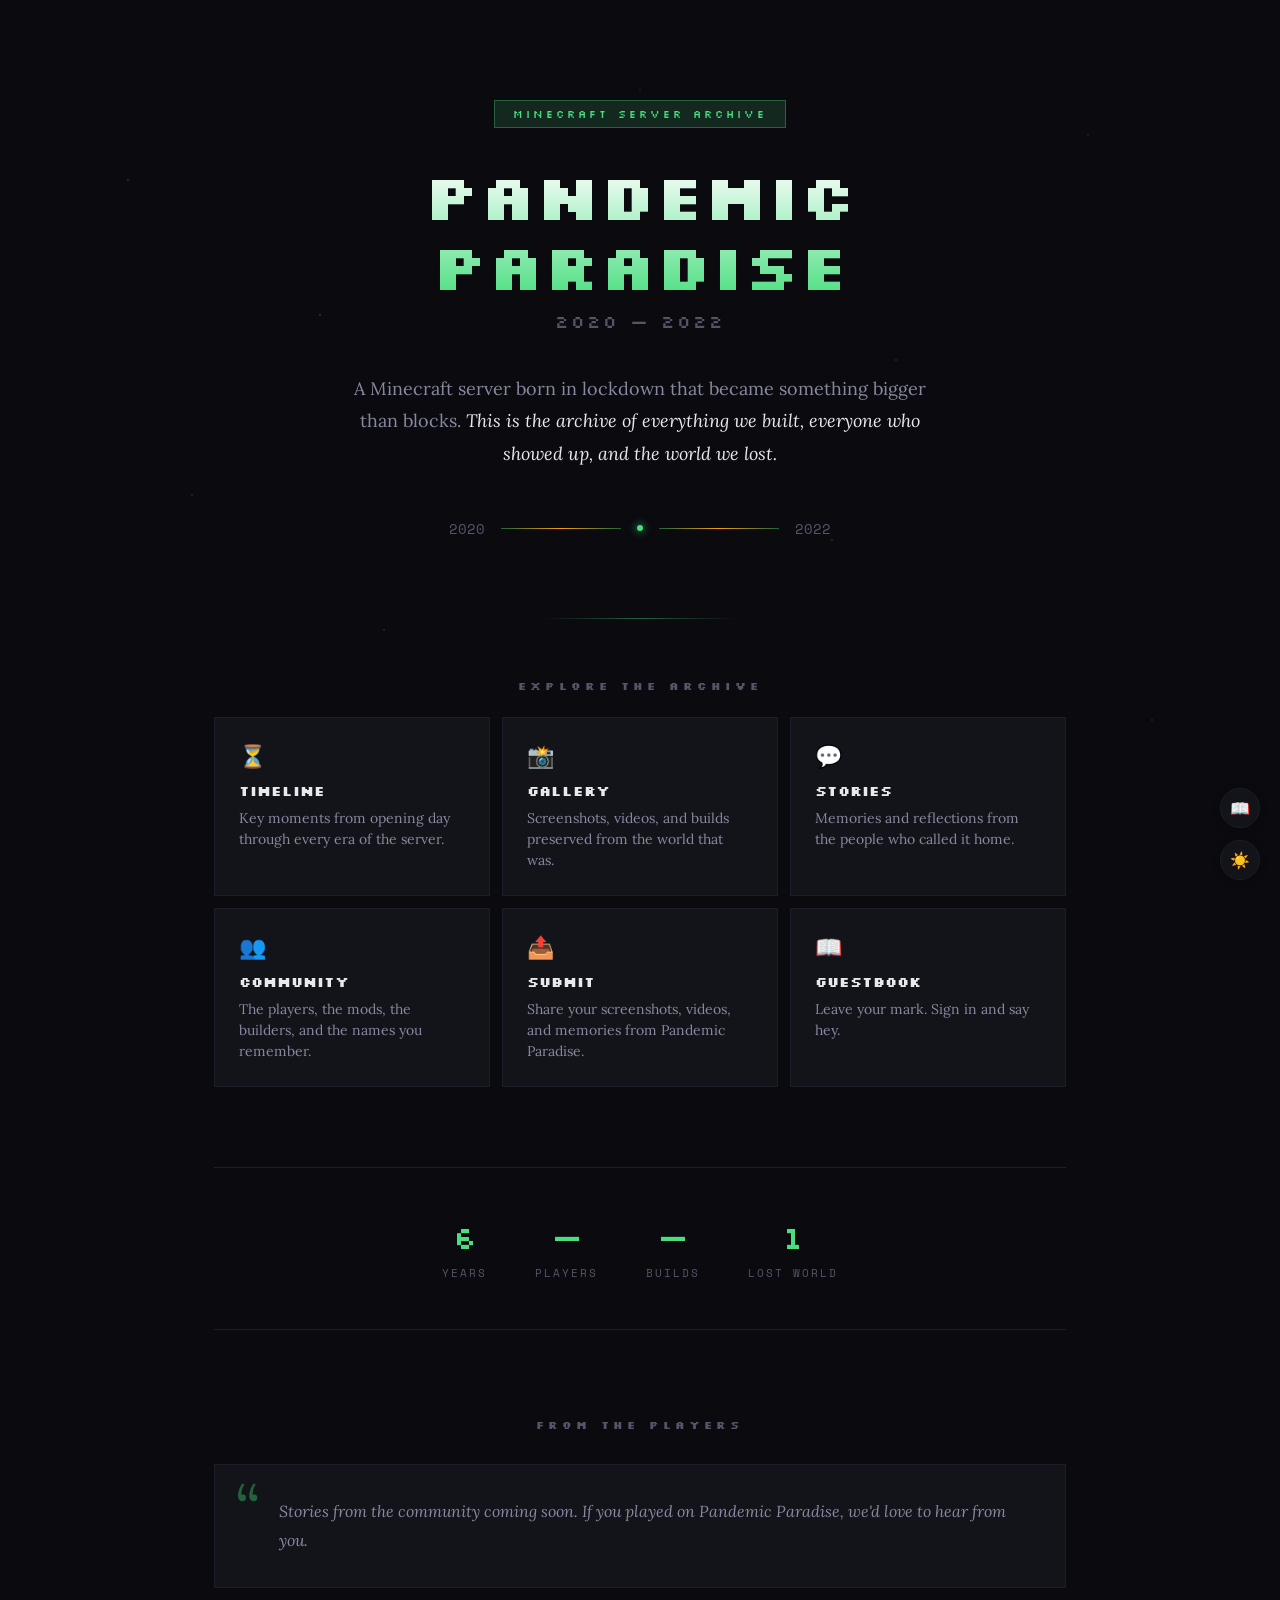
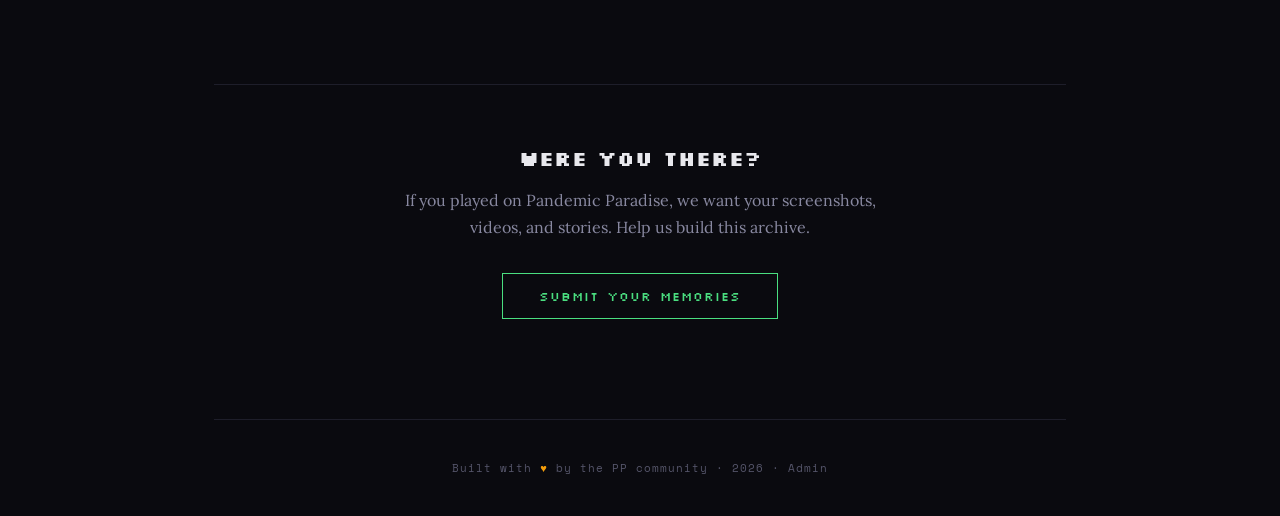
<file: index.html>
<!DOCTYPE html>
<html lang="en">
<head>
<meta charset="UTF-8">
<meta name="viewport" content="width=device-width, initial-scale=1.0">
<title>Pandemic Paradise — Archive</title>
<link href="https://fonts.googleapis.com/css2?family=Silkscreen:wght@400;700&family=Lora:ital,wght@0,400;0,600;1,400&family=Space+Mono&display=swap" rel="stylesheet">
<link rel="stylesheet" href="style.css">
</head>
<body>

<div class="container">

  <section class="hero">
    <div class="server-badge">Minecraft Server Archive</div>
    <h1>Pandemic Paradise</h1>
    <div class="subtitle">2020 — 2022</div>
    <p class="description">
      A Minecraft server born in lockdown that became something bigger than blocks.
      <em>This is the archive of everything we built, everyone who showed up, and the world we lost.</em>
    </p>
    <div class="years">
      <span class="year">2020</span>
      <div class="line"></div>
      <div class="dot"></div>
      <div class="line"></div>
      <span class="year">2022</span>
    </div>
  </section>

  <nav class="nav-section">
    <h2>Explore the Archive</h2>
    <div class="nav-grid">
      <a class="nav-card" href="timeline.html">
        <span class="icon">⏳</span>
        <h3>Timeline</h3>
        <p>Key moments from opening day through every era of the server.</p>
      </a>
      <a class="nav-card" href="gallery.html">
        <span class="icon">📸</span>
        <h3>Gallery</h3>
        <p>Screenshots, videos, and builds preserved from the world that was.</p>
      </a>
      <a class="nav-card" href="stories.html">
        <span class="icon">💬</span>
        <h3>Stories</h3>
        <p>Memories and reflections from the people who called it home.</p>
      </a>
      <a class="nav-card" href="community.html">
        <span class="icon">👥</span>
        <h3>Community</h3>
        <p>The players, the mods, the builders, and the names you remember.</p>
      </a>
      <a class="nav-card" href="submit.html">
        <span class="icon">📤</span>
        <h3>Submit</h3>
        <p>Share your screenshots, videos, and memories from Pandemic Paradise.</p>
      </a>
      <a class="nav-card" href="guestbook.html">
        <span class="icon">📖</span>
        <h3>Guestbook</h3>
        <p>Leave your mark. Sign in and say hey.</p>
      </a>
    </div>
  </nav>

  <div class="stats">
    <div class="stat">
      <span class="number">6</span>
      <span class="label">Years</span>
    </div>
    <div class="stat">
      <span class="number">—</span>
      <span class="label">Players</span>
    </div>
    <div class="stat">
      <span class="number">—</span>
      <span class="label">Builds</span>
    </div>
    <div class="stat">
      <span class="number">1</span>
      <span class="label">Lost World</span>
    </div>
  </div>

  <section class="stories-preview">
    <h2>From the Players</h2>
    <div class="story-card">
      <blockquote>
        Stories from the community coming soon. If you played on Pandemic Paradise, we'd love to hear from you.
      </blockquote>
    </div>
  </section>

  <section class="cta">
    <h2>Were you there?</h2>
    <p>If you played on Pandemic Paradise, we want your screenshots, videos, and stories. Help us build this archive.</p>
    <a class="cta-button" href="submit.html">Submit Your Memories</a>
  </section>

  <footer>
    <p>Built with <span class="heart">♥</span> by the PP community · 2026 · <a href="admin.html" style="color:var(--text-muted);text-decoration:none;transition:color 0.3s ease" onmouseover="this.style.color='var(--green-primary)'" onmouseout="this.style.color='var(--text-muted)'">Admin</a></p>
  </footer>

</div>

<script src="theme.js"></script>
</body>
</html>
</file>
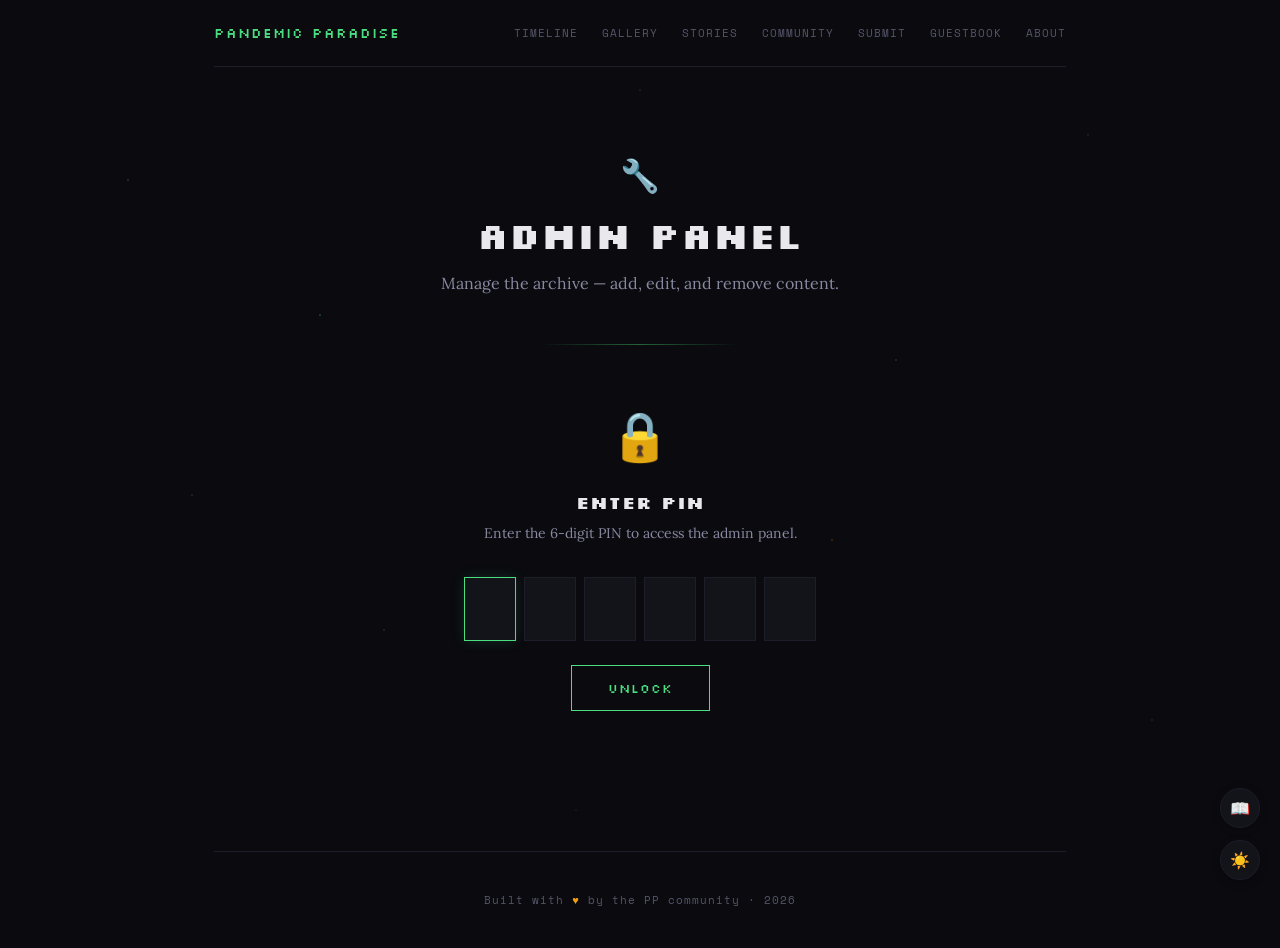
<file: admin.html>
<!DOCTYPE html>
<html lang="en">
<head>
<meta charset="UTF-8">
<meta name="viewport" content="width=device-width, initial-scale=1.0">
<title>Admin — Pandemic Paradise Archive</title>
<link href="https://fonts.googleapis.com/css2?family=Silkscreen:wght@400;700&family=Lora:ital,wght@0,400;0,600;1,400&family=Space+Mono&display=swap" rel="stylesheet">
<link rel="stylesheet" href="style.css">
<style>
  .admin-wrapper { max-width: 700px; margin: 0 auto; padding-bottom: 80px; }
  .pin-screen { text-align: center; padding: 60px 0; }
  .pin-screen .lock-icon { font-size: 48px; margin-bottom: 24px; display: block; }
  .pin-screen h2 { font-family: 'Silkscreen', monospace; font-size: 18px; color: var(--text-primary); margin-bottom: 8px; }
  .pin-screen p { font-size: 14px; color: var(--text-secondary); margin-bottom: 32px; line-height: 1.6; }
  .pin-input-row { display: flex; justify-content: center; gap: 8px; margin-bottom: 24px; }
  .pin-digit { width: 52px; height: 64px; background: var(--bg-card); border: 1px solid var(--border); color: var(--green-primary); font-family: 'Silkscreen', monospace; font-size: 24px; text-align: center; outline: none; transition: border-color 0.3s ease; -webkit-text-security: disc; }
  .pin-digit:focus { border-color: var(--green-primary); box-shadow: 0 0 12px var(--green-glow); }
  .pin-btn { display: inline-block; font-family: 'Silkscreen', monospace; font-size: 13px; letter-spacing: 1px; padding: 14px 36px; background: transparent; border: 1px solid var(--green-primary); color: var(--green-primary); cursor: pointer; transition: all 0.3s ease; }
  .pin-btn:hover:not(:disabled) { background: var(--green-glow); box-shadow: 0 0 20px var(--green-glow); }
  .pin-btn:disabled { opacity: 0.4; cursor: not-allowed; }
  .admin-screen { display: none; }
  .welcome-bar { display: flex; align-items: center; justify-content: space-between; background: var(--bg-card); border: 1px solid var(--border); padding: 16px 20px; margin-bottom: 24px; }
  .welcome-bar span { font-family: 'Space Mono', monospace; font-size: 12px; color: var(--green-primary); }
  .welcome-bar button { font-family: 'Space Mono', monospace; font-size: 11px; color: var(--text-muted); background: none; border: 1px solid var(--border); padding: 6px 14px; cursor: pointer; transition: all 0.2s ease; }
  .welcome-bar button:hover { border-color: var(--text-muted); color: var(--text-secondary); }
  .tabs { display: flex; gap: 0; margin-bottom: 32px; border-bottom: 1px solid var(--border); overflow-x: auto; }
  .tab { font-family: 'Silkscreen', monospace; font-size: 12px; padding: 12px 20px; color: var(--text-muted); background: none; border: none; border-bottom: 2px solid transparent; cursor: pointer; transition: all 0.3s ease; white-space: nowrap; }
  .tab:hover { color: var(--text-secondary); }
  .tab.active { color: var(--green-primary); border-bottom-color: var(--green-primary); }
  .tab-panel { display: none; }
  .tab-panel.active { display: block; }
  .field { margin-bottom: 20px; }
  .field label { display: block; font-family: 'Space Mono', monospace; font-size: 11px; letter-spacing: 1px; text-transform: uppercase; color: var(--text-muted); margin-bottom: 8px; }
  .field input, .field select, .field textarea { width: 100%; padding: 12px 16px; background: var(--bg-card); border: 1px solid var(--border); color: var(--text-primary); font-family: 'Lora', Georgia, serif; font-size: 15px; outline: none; transition: border-color 0.3s ease; }
  .field input:focus, .field select:focus, .field textarea:focus { border-color: var(--green-dim); }
  .field select { cursor: pointer; appearance: none; background-image: url("data:image/svg+xml,%3Csvg xmlns='http://www.w3.org/2000/svg' width='12' height='12' viewBox='0 0 12 12'%3E%3Cpath fill='%2355556a' d='M6 8L1 3h10z'/%3E%3C/svg%3E"); background-repeat: no-repeat; background-position: right 16px center; }
  .field select option { background: var(--bg-deep); }
  .field textarea { resize: vertical; min-height: 80px; }
  .field .hint { font-family: 'Space Mono', monospace; font-size: 10px; color: var(--text-muted); margin-top: 6px; }
  .file-drop { border: 2px dashed var(--border); padding: 32px; text-align: center; cursor: pointer; transition: all 0.3s ease; position: relative; }
  .file-drop:hover, .file-drop.dragover { border-color: var(--green-dim); background: var(--green-glow); }
  .file-drop.has-file { border-color: var(--green-primary); border-style: solid; }
  .file-drop input[type="file"] { position: absolute; top:0;left:0;right:0;bottom:0; opacity:0; cursor:pointer; }
  .file-drop .drop-text { font-family: 'Silkscreen', monospace; font-size: 12px; color: var(--text-muted); margin-bottom: 4px; }
  .file-drop .drop-hint { font-family: 'Space Mono', monospace; font-size: 10px; color: var(--text-muted); }
  .preview-row { display: flex; gap: 8px; flex-wrap: wrap; margin-top: 12px; }
  .preview-thumb { width: 64px; height: 64px; object-fit: cover; border: 1px solid var(--border); position: relative; }
  .preview-thumb-wrap { position: relative; display: inline-block; }
  .preview-remove { position: absolute; top: -6px; right: -6px; width: 18px; height: 18px; background: #f87171; border: none; border-radius: 50%; color: #fff; font-size: 10px; cursor: pointer; display: flex; align-items: center; justify-content: center; line-height: 1; }
  .submit-btn { display: block; width: 100%; font-family: 'Silkscreen', monospace; font-size: 14px; letter-spacing: 1px; padding: 16px; background: transparent; border: 1px solid var(--green-primary); color: var(--green-primary); cursor: pointer; transition: all 0.3s ease; margin-top: 8px; }
  .submit-btn:hover:not(:disabled) { background: var(--green-glow); box-shadow: 0 0 20px var(--green-glow); }
  .submit-btn:disabled { opacity: 0.4; cursor: not-allowed; }
  .status { font-family: 'Space Mono', monospace; font-size: 12px; padding: 12px 16px; margin-top: 16px; display: none; }
  .status.success { display:block; color:var(--green-primary); background:var(--green-glow); border:1px solid var(--green-dim); }
  .status.error { display:block; color:#f87171; background:rgba(248,113,113,0.1); border:1px solid rgba(248,113,113,0.3); }
  .status.loading { display:block; color:var(--amber); background:var(--amber-dim); border:1px solid rgba(245,158,11,0.3); }
  .entries-section { margin-top: 48px; }
  .entries-section h3 { font-family: 'Silkscreen', monospace; font-size: 12px; letter-spacing: 2px; text-transform: uppercase; color: var(--text-muted); margin-bottom: 16px; }
  .entries-grid { display: grid; grid-template-columns: repeat(auto-fill, minmax(200px, 1fr)); gap: 10px; }
  .entry-card {
    background: var(--bg-card); border: 1px solid var(--border); transition: all 0.3s ease; overflow: hidden; position: relative;
  }
  .entry-card:hover { border-color: var(--green-dim); }
  .entry-card.dragging { opacity: 0.5; border-color: var(--green-primary); }
  .entry-card.drag-over { border: 2px solid var(--green-primary); }
  .entry-card .card-thumb { width: 100%; aspect-ratio: 16/10; background: var(--bg-card-hover); overflow: hidden; display: flex; align-items: center; justify-content: center; position: relative; }
  .entry-card .card-thumb img { width: 100%; height: 100%; object-fit: cover; }
  .entry-card .card-thumb .placeholder { font-size: 24px; opacity: 0.3; }
  .entry-card .card-body { padding: 10px 12px; }
  .entry-card .card-body h4 { font-family: 'Silkscreen', monospace; font-size: 10px; color: var(--text-primary); margin-bottom: 4px; line-height: 1.3; display: -webkit-box; -webkit-line-clamp: 2; -webkit-box-orient: vertical; overflow: hidden; }
  .entry-card .card-body .card-meta { font-family: 'Space Mono', monospace; font-size: 9px; color: var(--text-muted); }
  .entry-card .card-body .entry-badges { display: flex; gap: 3px; margin-bottom: 4px; flex-wrap: wrap; }
  .entry-card .card-body .entry-badges .mini-badge, .entry-info .entry-badges .mini-badge { font-family: 'Space Mono', monospace; font-size: 8px; letter-spacing: 0.5px; text-transform: uppercase; padding: 1px 5px; white-space: nowrap; line-height: 1.4; }
  .entry-card .card-actions { display: flex; border-top: 1px solid var(--border); }
  .entry-card .card-actions button { flex: 1; font-family: 'Space Mono', monospace; font-size: 10px; padding: 8px; background: none; cursor: pointer; transition: all 0.2s ease; border: none; border-right: 1px solid var(--border); }
  .entry-card .card-actions button:last-child { border-right: none; }
  .entry-card .card-actions .btn-edit { color: var(--amber); }
  .entry-card .card-actions .btn-edit:hover { background: var(--amber-dim); }
  .entry-card .card-actions .btn-delete { color: #f87171; }
  .entry-card .card-actions .btn-delete:hover { background: rgba(248,113,113,0.1); }
  .entry-card .drag-handle { position: absolute; top: 6px; left: 6px; cursor: grab; color: rgba(255,255,255,0.5); font-size: 12px; background: rgba(0,0,0,0.5); width: 22px; height: 22px; display: flex; align-items: center; justify-content: center; border-radius: 3px; z-index: 2; opacity: 0; transition: opacity 0.2s ease; }
  .entry-card:hover .drag-handle { opacity: 1; }
  .entry-card .drag-handle:active { cursor: grabbing; }
  /* Story card */
  .story-card-admin { background: var(--bg-card); border: 1px solid var(--border); padding: 14px; transition: border-color 0.3s ease; }
  .story-card-admin:hover { border-color: var(--green-dim); }
  .story-card-admin .story-quote-preview { font-size: 12px; color: var(--text-secondary); font-style: italic; line-height: 1.5; margin-bottom: 6px; display: -webkit-box; -webkit-line-clamp: 3; -webkit-box-orient: vertical; overflow: hidden; }
  .story-card-admin .story-footer { display: flex; align-items: center; justify-content: space-between; }
  .story-card-admin .story-footer .story-meta { font-family: 'Space Mono', monospace; font-size: 10px; color: var(--text-muted); }
  .story-card-admin .story-footer .story-meta strong { color: var(--amber); font-weight: normal; }
  @media (max-width: 600px) { .entries-grid { grid-template-columns: repeat(auto-fill, minmax(150px, 1fr)); } }
  .entry-row { display: flex; align-items: flex-start; gap: 16px; background: var(--bg-card); border: 1px solid var(--border); padding: 16px; margin-bottom: 8px; transition: all 0.3s ease; }
  .entry-row:hover { border-color: var(--green-dim); }
  .entry-row.dragging { opacity: 0.5; border-color: var(--green-primary); }
  .entry-row.drag-over { border-top: 2px solid var(--green-primary); margin-top: -2px; }
  .drag-handle { cursor: grab; color: var(--text-muted); font-size: 14px; padding: 4px; flex-shrink: 0; user-select: none; transition: color 0.2s ease; display: flex; align-items: center; }
  .drag-handle:hover { color: var(--text-secondary); }
  .drag-handle:active { cursor: grabbing; }
  .entry-thumb { width: 100px; height: 65px; flex-shrink: 0; background: var(--bg-card-hover); overflow: hidden; display: flex; align-items: center; justify-content: center; border: 1px solid var(--border); }
  .entry-thumb img { width: 100%; height: 100%; object-fit: cover; }
  .entry-thumb .placeholder { font-size: 18px; opacity: 0.3; }
  .entry-info { flex: 1; min-width: 0; }
  .entry-info h4 { font-family: 'Silkscreen', monospace; font-size: 11px; color: var(--text-primary); margin-bottom: 4px; }
  .entry-info .entry-caption { font-size: 12px; color: var(--text-secondary); margin-bottom: 4px; display: -webkit-box; -webkit-line-clamp: 1; -webkit-box-orient: vertical; overflow: hidden; font-style: italic; }
  .entry-info p { font-family: 'Space Mono', monospace; font-size: 10px; color: var(--text-muted); }
  .entry-info .entry-badges { display: flex; gap: 4px; margin-bottom: 6px; flex-wrap: wrap; }
  .entry-info .mini-badge { font-family: 'Space Mono', monospace; font-size: 8px; letter-spacing: 0.5px; text-transform: uppercase; padding: 2px 6px; }
  .mini-badge.type-screenshot { color: var(--green-primary); border: 1px solid var(--green-dim); }
  .mini-badge.type-build { color: var(--amber); border: 1px solid rgba(245,158,11,0.3); }
  .mini-badge.type-video { color: #60a5fa; border: 1px solid rgba(96,165,250,0.3); }
  .mini-badge.type-meme { color: #f472b6; border: 1px solid rgba(244,114,182,0.3); }
  .mini-badge.type-message { color: #a78bfa; border: 1px solid rgba(167,139,250,0.3); }
  .mini-badge.type-rare { color: #fbbf24; border: 1px solid rgba(251,191,36,0.3); }
  .mini-badge.type-other { color: var(--text-muted); border: 1px solid var(--border); }
  .mini-badge.has-files { color: var(--text-muted); border: 1px solid var(--border); }
  .entry-actions { display: flex; gap: 6px; flex-shrink: 0; }
  .entry-actions button { font-family: 'Space Mono', monospace; font-size: 10px; padding: 5px 10px; background: none; cursor: pointer; transition: all 0.2s ease; }
  .btn-edit { color: var(--amber); border: 1px solid rgba(245,158,11,0.3); }
  .btn-edit:hover { background: var(--amber-dim); }
  .btn-delete { color: #f87171; border: 1px solid rgba(248,113,113,0.3); }
  .btn-delete:hover { background: rgba(248,113,113,0.1); }
  .modal-overlay { position: fixed; top:0;left:0;right:0;bottom:0; background: rgba(0,0,0,0.8); display: flex; align-items: center; justify-content: center; z-index: 1000; padding: 24px; }
  .modal { background: var(--bg-deep); border: 1px solid var(--border); padding: 32px; max-width: 500px; width: 100%; max-height: 90vh; overflow-y: auto; }
  .modal h3 { font-family: 'Silkscreen', monospace; font-size: 14px; color: var(--text-primary); margin-bottom: 24px; }
  .modal-actions { display: flex; gap: 8px; margin-top: 16px; }
  .modal-actions button { flex: 1; }
  .btn-cancel { font-family: 'Silkscreen', monospace; font-size: 12px; padding: 12px; background: none; border: 1px solid var(--border); color: var(--text-muted); cursor: pointer; transition: all 0.2s ease; }
  .btn-cancel:hover { border-color: var(--text-muted); color: var(--text-secondary); }
  .btn-save { font-family: 'Silkscreen', monospace; font-size: 12px; padding: 12px; background: none; border: 1px solid var(--green-primary); color: var(--green-primary); cursor: pointer; transition: all 0.2s ease; }
  .btn-save:hover { background: var(--green-glow); }
  .empty-list { text-align: center; padding: 32px; border: 1px dashed var(--border); font-family: 'Space Mono', monospace; font-size: 12px; color: var(--text-muted); }
  .story-row-quote { font-style: italic; font-size: 13px; color: var(--text-secondary); line-height: 1.5; margin-bottom: 4px; display: -webkit-box; -webkit-line-clamp: 2; -webkit-box-orient: vertical; overflow: hidden; }
  @media (max-width: 600px) { .entry-thumb { width: 60px; height: 40px; } }
</style>
</head>
<body>
<div class="container">
  <header class="site-header">
    <a href="index.html" class="logo">Pandemic Paradise</a>
    <nav class="site-nav">
      <a href="timeline.html">Timeline</a>
      <a href="gallery.html">Gallery</a>
      <a href="stories.html">Stories</a>
      <a href="community.html">Community</a>
      <a href="submit.html">Submit</a>
      <a href="guestbook.html">Guestbook</a>
      <a href="about.html">About</a>
    </nav>
  </header>
  <section class="page-header">
    <span class="icon">🔧</span>
    <h1>Admin Panel</h1>
    <p>Manage the archive — add, edit, and remove content.</p>
  </section>
  <div class="admin-wrapper">
    <div id="pin-screen" class="pin-screen">
      <span class="lock-icon">🔒</span>
      <h2>Enter PIN</h2>
      <p>Enter the 6-digit PIN to access the admin panel.</p>
      <div class="pin-input-row" id="pin-row">
        <input class="pin-digit" type="text" maxlength="1" inputmode="numeric" pattern="[0-9]" autocomplete="off">
        <input class="pin-digit" type="text" maxlength="1" inputmode="numeric" pattern="[0-9]" autocomplete="off">
        <input class="pin-digit" type="text" maxlength="1" inputmode="numeric" pattern="[0-9]" autocomplete="off">
        <input class="pin-digit" type="text" maxlength="1" inputmode="numeric" pattern="[0-9]" autocomplete="off">
        <input class="pin-digit" type="text" maxlength="1" inputmode="numeric" pattern="[0-9]" autocomplete="off">
        <input class="pin-digit" type="text" maxlength="1" inputmode="numeric" pattern="[0-9]" autocomplete="off">
      </div>
      <button class="pin-btn" id="pin-submit">Unlock</button>
      <div class="status" id="pin-status"></div>
    </div>
    <div id="admin-screen" class="admin-screen">
      <div class="welcome-bar">
        <span>🔓 Admin unlocked</span>
        <button id="lock-btn">Lock</button>
      </div>
      <div class="tabs">
        <button class="tab active" data-tab="gallery">📸 Gallery</button>
        <button class="tab" data-tab="stories">💬 Stories</button>
        <button class="tab" data-tab="timeline">⏳ Timeline</button>
        <button class="tab" data-tab="community">👥 Community</button>
        <button class="tab" data-tab="pending">📥 Pending</button>
        <button class="tab" data-tab="guestbook">📖 Guestbook</button>
      </div>

      <!-- GALLERY -->
      <div class="tab-panel active" id="panel-gallery">
        <div class="field">
          <label>Files (images, videos, schematics, etc.)</label>
          <div class="file-drop" id="file-drop">
            <input type="file" id="file-input" multiple>
            <div class="drop-text">Drop files here or click to browse</div>
            <div class="drop-hint">Images, .mov, .mp4, .schematic, .litematic — anything</div>
          </div>
          <div class="preview-row" id="preview-row"></div>
        </div>
        <div class="field">
          <label>Video URL (optional)</label>
          <input type="text" id="g-video" placeholder="https://youtube.com/watch?v=...">
          <div class="hint">YouTube or other video link. Can be combined with images or used alone.</div>
        </div>
        <div class="field">
          <label>Title</label>
          <input type="text" id="g-title" placeholder="Spawn Town at Sunset">
        </div>
        <div class="field">
          <label>Type</label>
          <select id="g-type">
            <option value="screenshot">Screenshot</option>
            <option value="build">Build</option>
            <option value="video">Video</option>
            <option value="meme">Meme</option>
            <option value="message">Message</option>
            <option value="rare">Rare</option>
            <option value="other">Other</option>
          </select>
        </div>
        <div class="field">
          <label>Submitted by</label>
          <input type="text" id="g-credit" placeholder="Player name">
        </div>
        <div class="field">
          <label>Year</label>
          <select id="g-year">
            <option value="2020">2020</option><option value="2021">2021</option><option value="2022">2022</option><option value="2023">2023</option><option value="2024">2024</option><option value="2025">2025</option><option value="2026">2026</option>
          </select>
        </div>
        <div class="field">
          <label>Caption (optional)</label>
          <textarea id="g-caption" placeholder="A short description or memory..."></textarea>
        </div>
        <button class="submit-btn" id="g-submit">Upload to Archive</button>
        <div class="status" id="g-status"></div>
        <div class="entries-section"><h3>Existing entries</h3><div id="gallery-list" class="entries-grid"></div></div>
      </div>

      <!-- STORIES -->
      <div class="tab-panel" id="panel-stories">
        <div class="field"><label>Player name</label><input type="text" id="s-player" placeholder="Puzzle"></div>
        <div class="field"><label>Quote / Memory</label><textarea id="s-quote" placeholder="What they said or wrote about the server..."></textarea></div>
        <div class="field"><label>Year</label><select id="s-year"><option value="2020">2020</option><option value="2021">2021</option><option value="2022">2022</option><option value="2023">2023</option><option value="2024">2024</option><option value="2025">2025</option><option value="2026">2026</option></select></div>
        <div class="field"><label>Context (optional)</label><input type="text" id="s-context" placeholder="e.g. Player since 2020, age 13"></div>
        <button class="submit-btn" id="s-submit">Add Story</button>
        <div class="status" id="s-status"></div>
        <div class="entries-section"><h3>Existing stories</h3><div id="stories-list" class="entries-grid"></div></div>
      </div>

      <!-- TIMELINE -->
      <div class="tab-panel" id="panel-timeline">
        <div class="field">
          <label>Image (optional)</label>
          <div class="file-drop" id="t-file-drop" style="padding:20px">
            <input type="file" id="t-file-input" accept="image/*">
            <div class="drop-text" id="t-drop-text" style="font-size:11px">Add an image for this event</div>
            <div class="drop-hint" id="t-drop-hint">Optional — events without images are fine</div>
          </div>
          <div id="t-preview-row" style="margin-top:8px"></div>
        </div>
        <div class="field"><label>Event title</label><input type="text" id="t-title" placeholder="Server opens for the first time"></div>
        <div class="field"><label>Date</label><input type="date" id="t-date"></div>
        <div class="field"><label>Type</label><select id="t-type"><option value="event">Event</option><option value="milestone">Milestone</option><option value="update">Server Update</option><option value="era">New Era</option></select></div>
        <div class="field"><label>Era name (optional)</label><input type="text" id="t-era" placeholder="e.g. The Golden Age, The Quiet Period"><div class="hint">Groups events visually. Events with the same era name are shown together.</div></div>
        <div class="field"><label>Description (optional)</label><textarea id="t-desc" placeholder="What happened and why it mattered..."></textarea></div>
        <button class="submit-btn" id="t-submit">Add to Timeline</button>
        <div class="status" id="t-status"></div>
        <div class="entries-section"><h3>Timeline events</h3><div id="timeline-list" class="entries-grid"></div></div>
      </div>

      <!-- COMMUNITY -->
      <div class="tab-panel" id="panel-community">
        <div class="field"><label>Player name</label><input type="text" id="c-name" placeholder="Puzzle"></div>
        <div class="field"><label>Role</label><select id="c-role"><option value="owner">Owner</option><option value="admin">Admin</option><option value="mod">Mod</option><option value="builder">Builder</option><option value="player" selected>Player</option></select></div>
        <div class="field"><label>Short bio (optional)</label><textarea id="c-bio" placeholder="What were they known for on the server?"></textarea></div>
        <div class="field"><label>Year joined (optional)</label><select id="c-joined"><option value="">Unknown</option><option value="2020">2020</option><option value="2021">2021</option><option value="2022">2022</option><option value="2023">2023</option><option value="2024">2024</option><option value="2025">2025</option><option value="2026">2026</option></select></div>
        <button class="submit-btn" id="c-submit">Add to Community</button>
        <div class="status" id="c-status"></div>
        <div class="entries-section"><h3>Community members</h3><div id="community-list" class="entries-grid"></div></div>
      </div>

      <!-- PENDING -->
      <div class="tab-panel" id="panel-pending">
        <div style="background:var(--bg-card);border:1px solid var(--border);padding:20px;margin-bottom:24px">
          <p style="font-size:14px;color:var(--text-secondary);line-height:1.6">Public submissions appear here for review. Approve to add them to the archive, or reject to discard.</p>
          <p style="font-size:12px;color:var(--text-muted);margin-top:8px">Share this link with your community: <span style="color:var(--green-primary)">yoursite.com/submit.html</span></p>
        </div>
        <div style="display:flex;align-items:center;justify-content:space-between;margin-bottom:16px">
          <h3 id="pending-header" style="margin:0">Pending submissions</h3>
          <button onclick="loadPending()" style="font-family:'Space Mono',monospace;font-size:10px;color:var(--green-primary);background:none;border:1px solid var(--green-dim);padding:6px 14px;cursor:pointer;transition:all 0.2s ease" onmouseover="this.style.background='var(--green-glow)'" onmouseout="this.style.background='none'">↻ Refresh</button>
        </div>
        <div id="pending-list" class="entries-grid"></div>
      </div>

      <!-- GUESTBOOK -->
      <div class="tab-panel" id="panel-guestbook">
        <div style="background:var(--bg-card);border:1px solid var(--border);padding:20px;margin-bottom:24px">
          <p style="font-size:14px;color:var(--text-secondary);line-height:1.6">Guestbook entries post immediately. You can delete inappropriate ones here.</p>
        </div>
        <div style="display:flex;align-items:center;justify-content:space-between;margin-bottom:16px">
          <h3 id="gb-admin-header" style="font-family:'Silkscreen',monospace;font-size:12px;letter-spacing:2px;text-transform:uppercase;color:var(--text-muted);margin:0">Guestbook entries</h3>
          <button onclick="loadGuestbookAdmin()" style="font-family:'Space Mono',monospace;font-size:10px;color:var(--green-primary);background:none;border:1px solid var(--green-dim);padding:6px 14px;cursor:pointer;transition:all 0.2s ease" onmouseover="this.style.background='var(--green-glow)'" onmouseout="this.style.background='none'">↻ Refresh</button>
        </div>
        <div id="guestbook-list" class="entries-grid"></div>
      </div>

    </div>
  </div>
  <footer><p>Built with <span class="heart">♥</span> by the PP community · 2026</p></footer>
</div>
<div id="edit-modal" style="display:none"></div>
<script>
const API_URL = 'https://pandemicparadise.colbysthickey.workers.dev';
let currentPin = null;
let selectedFiles = [];

// PIN
const digits = document.querySelectorAll('#pin-row .pin-digit');
digits.forEach((input, i) => {
  input.addEventListener('input', (e) => { e.target.value = e.target.value.replace(/[^0-9]/g, ''); if (e.target.value && i < digits.length - 1) digits[i + 1].focus(); });
  input.addEventListener('keydown', (e) => { if (e.key === 'Backspace' && !e.target.value && i > 0) digits[i - 1].focus(); if (e.key === 'Enter' && i === digits.length - 1) document.getElementById('pin-submit').click(); });
  input.addEventListener('paste', (e) => { e.preventDefault(); const paste = (e.clipboardData.getData('text') || '').replace(/[^0-9]/g, ''); for (let j = 0; j < Math.min(paste.length, digits.length); j++) digits[j].value = paste[j]; digits[Math.min(paste.length, digits.length - 1)].focus(); });
});

document.getElementById('pin-submit').addEventListener('click', async () => {
  const pin = Array.from(digits).map(d => d.value).join('');
  const statusEl = document.getElementById('pin-status');
  if (pin.length !== 6) { showStatus(statusEl, 'Enter all 6 digits.', 'error'); return; }
  showStatus(statusEl, 'Checking...', 'loading');
  try {
    const resp = await fetch(`${API_URL}/verify-pin`, { method: 'POST', headers: { 'X-Admin-Pin': pin } });
    const data = await resp.json();
    if (data.success) { currentPin = pin; document.getElementById('pin-screen').style.display = 'none'; document.getElementById('admin-screen').style.display = 'block'; loadAllData(); }
    else { showStatus(statusEl, 'Wrong PIN.', 'error'); digits.forEach(d => d.value = ''); digits[0].focus(); }
  } catch (e) { showStatus(statusEl, 'Could not connect to server.', 'error'); }
});

document.getElementById('lock-btn').addEventListener('click', () => { currentPin = null; document.getElementById('admin-screen').style.display = 'none'; document.getElementById('pin-screen').style.display = 'block'; document.getElementById('pin-status').style.display = 'none'; digits.forEach(d => d.value = ''); digits[0].focus(); });

// Tabs
document.querySelectorAll('.tab').forEach(tab => { tab.addEventListener('click', () => { document.querySelectorAll('.tab').forEach(t => t.classList.remove('active')); document.querySelectorAll('.tab-panel').forEach(p => p.classList.remove('active')); tab.classList.add('active'); document.getElementById(`panel-${tab.dataset.tab}`).classList.add('active'); }); });

// File handling — multi-file
const fileDrop = document.getElementById('file-drop');
const fileInput = document.getElementById('file-input');
fileInput.addEventListener('change', handleFiles);
fileDrop.addEventListener('dragover', (e) => { e.preventDefault(); fileDrop.classList.add('dragover'); });
fileDrop.addEventListener('dragleave', () => fileDrop.classList.remove('dragover'));
fileDrop.addEventListener('drop', (e) => { e.preventDefault(); fileDrop.classList.remove('dragover'); if (e.dataTransfer.files.length) { addFiles(e.dataTransfer.files); } });

function handleFiles() { addFiles(fileInput.files); }

function addFiles(fileList) {
  const MAX_SIZE = 50 * 1024 * 1024;
  for (const file of fileList) {
    if (file.size > MAX_SIZE) { alert(`"${file.name}" exceeds 50 MB limit and was skipped.`); continue; }
    selectedFiles.push(file);
  }
  renderPreviews();
}

function renderPreviews() {
  const row = document.getElementById('preview-row');
  if (selectedFiles.length === 0) { row.innerHTML = ''; fileDrop.classList.remove('has-file'); fileDrop.querySelector('.drop-text').textContent = 'Drop files here or click to browse'; fileDrop.querySelector('.drop-hint').textContent = 'Images, .mov, .mp4, .schematic, .litematic — anything'; return; }
  fileDrop.classList.add('has-file');
  fileDrop.querySelector('.drop-text').textContent = `${selectedFiles.length} file${selectedFiles.length > 1 ? 's' : ''} selected`;
  fileDrop.querySelector('.drop-hint').textContent = 'Click to add more';
  row.innerHTML = '';
  selectedFiles.forEach((file, i) => {
    const wrap = document.createElement('div');
    wrap.className = 'preview-thumb-wrap';
    if (file.type.startsWith('image/')) {
      const img = document.createElement('img');
      img.className = 'preview-thumb';
      img.src = URL.createObjectURL(file);
      wrap.appendChild(img);
    } else {
      const placeholder = document.createElement('div');
      placeholder.className = 'preview-thumb';
      placeholder.style.cssText = 'display:flex;align-items:center;justify-content:center;background:var(--bg-card-hover);font-size:9px;font-family:"Space Mono",monospace;color:var(--text-muted);text-align:center;padding:4px;word-break:break-all;line-height:1.2';
      const ext = file.name.split('.').pop().toUpperCase();
      placeholder.textContent = ext;
      wrap.appendChild(placeholder);
    }
    const btn = document.createElement('button');
    btn.className = 'preview-remove';
    btn.textContent = '✕';
    btn.onclick = () => { selectedFiles.splice(i, 1); renderPreviews(); };
    wrap.appendChild(btn);
    row.appendChild(wrap);
  });
}

function resetFileInput() { selectedFiles = []; renderPreviews(); fileInput.value = ''; }

// Timeline image preview
const tFileInput = document.getElementById('t-file-input');
const tFileDrop = document.getElementById('t-file-drop');
tFileInput.addEventListener('change', () => {
  const file = tFileInput.files[0];
  const previewRow = document.getElementById('t-preview-row');
  if (!file) { previewRow.innerHTML = ''; tFileDrop.classList.remove('has-file'); document.getElementById('t-drop-text').textContent = 'Add an image for this event'; document.getElementById('t-drop-hint').textContent = 'Optional — events without images are fine'; return; }
  tFileDrop.classList.add('has-file');
  document.getElementById('t-drop-text').textContent = file.name;
  document.getElementById('t-drop-hint').textContent = `${(file.size / 1024).toFixed(0)} KB — click to change`;
  const reader = new FileReader();
  reader.onload = (e) => {
    previewRow.innerHTML = `<div class="preview-thumb-wrap"><img class="preview-thumb" src="${e.target.result}"><button class="preview-remove" onclick="clearTimelineImage()">✕</button></div>`;
  };
  reader.readAsDataURL(file);
});
window.clearTimelineImage = function() {
  tFileInput.value = '';
  document.getElementById('t-preview-row').innerHTML = '';
  tFileDrop.classList.remove('has-file');
  document.getElementById('t-drop-text').textContent = 'Add an image for this event';
  document.getElementById('t-drop-hint').textContent = 'Optional — events without images are fine';
};

// API helpers
async function apiPost(path, body, isFormData = false) {
  const headers = { 'X-Admin-Pin': currentPin };
  if (!isFormData) headers['Content-Type'] = 'application/json';
  const resp = await fetch(`${API_URL}${path}`, { method: 'POST', headers, body: isFormData ? body : JSON.stringify(body) });
  return resp.json();
}
async function apiGet(path) { const resp = await fetch(`${API_URL}${path}`); return resp.json(); }

async function loadAllData() { await Promise.all([loadGallery(), loadStories(), loadTimeline(), loadCommunity(), loadPending(), loadGuestbookAdmin()]); }

// GALLERY
let galleryItems = [];
async function loadGallery() { try { galleryItems = await apiGet('/gallery'); } catch(e) { galleryItems = []; } renderGalleryList(); }

function renderGalleryList() {
  const list = document.getElementById('gallery-list');
  if (galleryItems.length === 0) { list.innerHTML = '<div class="empty-list" style="grid-column:1/-1">No gallery entries yet.</div>'; return; }
  list.innerHTML = galleryItems.map((item, i) => {
    const imgCount = item.images ? item.images.length : (item.image ? 1 : 0);
    const fileCount = item.files ? item.files.length : 0;
    const hasVideo = !!item.videoUrl;
    let badges = `<span class="mini-badge type-${item.type}">${item.type}</span>`;
    if (imgCount > 1) badges += `<span class="mini-badge has-files">${imgCount} imgs</span>`;
    if (fileCount > 0) badges += `<span class="mini-badge has-files">${fileCount} files</span>`;
    if (hasVideo) badges += `<span class="mini-badge type-video">video</span>`;
    return `<div class="entry-card" draggable="true" data-index="${i}">
      <div class="drag-handle" title="Drag to reorder">⠿</div>
      <div class="card-thumb">${item.image ? `<img src="${item.image}" alt="${item.title}" onerror="this.parentElement.innerHTML='<div class=\\'placeholder\\'>📷</div>'">` : '<div class="placeholder">' + (hasVideo ? '▶️' : '📷') + '</div>'}</div>
      <div class="card-body">
        <div class="entry-badges">${badges}</div>
        <h4>${item.title}</h4>
        <div class="card-meta">${[item.credit, item.year].filter(Boolean).join(' · ')}</div>
      </div>
      <div class="card-actions"><button class="btn-edit" onclick="editGallery(${i})">Edit</button><button class="btn-delete" onclick="deleteGallery(${i})">Delete</button></div>
    </div>`;
  }).join('');
  setupDragAndDrop();
}

document.getElementById('g-submit').addEventListener('click', async () => {
  const statusEl = document.getElementById('g-status');
  const title = document.getElementById('g-title').value.trim();
  const videoUrl = document.getElementById('g-video').value.trim();
  if (!title) { showStatus(statusEl, 'Please enter a title.', 'error'); return; }
  if (selectedFiles.length === 0 && !videoUrl) { showStatus(statusEl, 'Please add at least one image or video.', 'error'); return; }

  document.getElementById('g-submit').disabled = true;
  showStatus(statusEl, 'Uploading...', 'loading');

  const formData = new FormData();
  formData.append('title', title);
  formData.append('type', document.getElementById('g-type').value);
  formData.append('credit', document.getElementById('g-credit').value.trim());
  formData.append('year', document.getElementById('g-year').value);
  formData.append('caption', document.getElementById('g-caption').value.trim());
  if (videoUrl) formData.append('videoUrl', videoUrl);
  selectedFiles.forEach(f => formData.append('files', f));

  try {
    const data = await apiPost('/upload', formData, true);
    if (data.success) { showStatus(statusEl, `"${title}" added!`, 'success'); document.getElementById('g-title').value = ''; document.getElementById('g-caption').value = ''; document.getElementById('g-credit').value = ''; document.getElementById('g-video').value = ''; resetFileInput(); await loadGallery(); }
    else { showStatus(statusEl, data.error || 'Upload failed.', 'error'); }
  } catch (e) { showStatus(statusEl, `Error: ${e.message}`, 'error'); }
  document.getElementById('g-submit').disabled = false;
});

window.editGallery = function(index) {
  const item = galleryItems[index];
  showEditModal('Edit Gallery Entry', [
    { key: 'title', label: 'Title', value: item.title },
    { key: 'type', label: 'Type', value: item.type, type: 'select', options: ['screenshot','build','video','meme','message','rare','other'] },
    { key: 'credit', label: 'Submitted by', value: item.credit || '' },
    { key: 'year', label: 'Year', value: item.year || '', type: 'select', options: ['2020','2021','2022','2023','2024','2025','2026'] },
    { key: 'caption', label: 'Caption', value: item.caption || '', type: 'textarea' },
    { key: 'videoUrl', label: 'Video URL', value: item.videoUrl || '' },
  ], async (updates) => { const data = await apiPost('/gallery/edit', { index, updates }); if (data.success) await loadGallery(); return data; });
};
window.deleteGallery = async function(index) { if (!confirm(`Delete "${galleryItems[index].title}"?`)) return; const data = await apiPost('/delete', { index }); if (data.success) await loadGallery(); };

// STORIES
let storyItems = [];
async function loadStories() { try { storyItems = await apiGet('/stories'); } catch(e) { storyItems = []; } renderStoriesList(); }
function renderStoriesList() {
  const list = document.getElementById('stories-list');
  if (storyItems.length === 0) { list.innerHTML = '<div class="empty-list" style="grid-column:1/-1">No stories yet.</div>'; return; }
  list.innerHTML = storyItems.map((item, i) => `<div class="story-card-admin">
    <div class="story-quote-preview">"${item.quote}"</div>
    <div class="story-footer">
      <div class="story-meta"><strong>${item.player}</strong> · ${item.year || '—'}</div>
      <div class="entry-actions" style="gap:4px"><button class="btn-edit" onclick="editStory(${i})" style="padding:3px 8px">Edit</button><button class="btn-delete" onclick="deleteStory(${i})" style="padding:3px 8px">Del</button></div>
    </div>
  </div>`).join('');
}
document.getElementById('s-submit').addEventListener('click', async () => {
  const statusEl = document.getElementById('s-status'); const player = document.getElementById('s-player').value.trim(); const quote = document.getElementById('s-quote').value.trim();
  if (!player || !quote) { showStatus(statusEl, 'Player name and quote are required.', 'error'); return; }
  document.getElementById('s-submit').disabled = true; showStatus(statusEl, 'Adding...', 'loading');
  try { const data = await apiPost('/stories/add', { player, quote, year: document.getElementById('s-year').value, context: document.getElementById('s-context').value.trim() || null }); if (data.success) { showStatus(statusEl, `Story from ${player} added!`, 'success'); document.getElementById('s-player').value = ''; document.getElementById('s-quote').value = ''; document.getElementById('s-context').value = ''; await loadStories(); } else { showStatus(statusEl, data.error || 'Failed.', 'error'); } } catch(e) { showStatus(statusEl, `Error: ${e.message}`, 'error'); }
  document.getElementById('s-submit').disabled = false;
});
window.editStory = function(index) { const item = storyItems[index]; showEditModal('Edit Story', [{ key: 'player', label: 'Player name', value: item.player },{ key: 'quote', label: 'Quote / Memory', value: item.quote, type: 'textarea' },{ key: 'year', label: 'Year', value: item.year || '', type: 'select', options: ['2020','2021','2022','2023','2024','2025','2026'] },{ key: 'context', label: 'Context', value: item.context || '' }], async (updates) => { const data = await apiPost('/stories/edit', { index, updates }); if (data.success) await loadStories(); return data; }); };
window.deleteStory = async function(index) { if (!confirm(`Delete story from "${storyItems[index].player}"?`)) return; const data = await apiPost('/stories/delete', { index }); if (data.success) await loadStories(); };

// TIMELINE
let timelineItems = [];
async function loadTimeline() { try { timelineItems = await apiGet('/timeline'); } catch(e) { timelineItems = []; } renderTimelineList(); }
function renderTimelineList() {
  const list = document.getElementById('timeline-list');
  if (timelineItems.length === 0) { list.innerHTML = '<div class="empty-list" style="grid-column:1/-1">No timeline events yet.</div>'; return; }
  list.innerHTML = timelineItems.map((item, i) => {
    let badges = `<span class="mini-badge type-${item.type === 'update' ? 'video' : item.type === 'milestone' ? 'build' : item.type === 'era' ? 'message' : 'screenshot'}">${item.type}</span>`;
    if (item.era) badges += `<span class="mini-badge has-files">${item.era}</span>`;
    return `<div class="entry-card">
      ${item.image ? `<div class="card-thumb"><img src="${item.image}" alt="${item.title}" onerror="this.parentElement.innerHTML='<div class=\\'placeholder\\'>⏳</div>'"></div>` : `<div class="card-thumb"><div class="placeholder">⏳</div></div>`}
      <div class="card-body">
        <div class="entry-badges">${badges}</div>
        <h4>${item.title}</h4>
        <div class="card-meta">${item.date || 'No date'}</div>
      </div>
      <div class="card-actions"><button class="btn-edit" onclick="editTimeline(${i})">Edit</button><button class="btn-delete" onclick="deleteTimeline(${i})">Delete</button></div>
    </div>`;
  }).join('');
}
document.getElementById('t-submit').addEventListener('click', async () => {
  const statusEl = document.getElementById('t-status'); const title = document.getElementById('t-title').value.trim();
  if (!title) { showStatus(statusEl, 'Please enter a title.', 'error'); return; }
  document.getElementById('t-submit').disabled = true; showStatus(statusEl, 'Adding...', 'loading');
  try {
    const formData = new FormData();
    formData.append('title', title);
    formData.append('date', document.getElementById('t-date').value || '');
    formData.append('type', document.getElementById('t-type').value);
    formData.append('era', document.getElementById('t-era').value.trim() || '');
    formData.append('description', document.getElementById('t-desc').value.trim() || '');
    if (document.getElementById('t-file-input').files[0]) formData.append('image', document.getElementById('t-file-input').files[0]);
    const data = await apiPost('/timeline/add', formData, true);
    if (data.success) { showStatus(statusEl, `"${title}" added to timeline!`, 'success'); document.getElementById('t-title').value = ''; document.getElementById('t-date').value = ''; document.getElementById('t-desc').value = ''; document.getElementById('t-era').value = ''; clearTimelineImage(); await loadTimeline(); } else { showStatus(statusEl, data.error || 'Failed.', 'error'); }
  } catch(e) { showStatus(statusEl, `Error: ${e.message}`, 'error'); }
  document.getElementById('t-submit').disabled = false;
});
window.editTimeline = function(index) { const item = timelineItems[index]; showEditModal('Edit Timeline Event', [{ key: 'title', label: 'Title', value: item.title },{ key: 'date', label: 'Date', value: item.date || '', type: 'date' },{ key: 'type', label: 'Type', value: item.type || 'event', type: 'select', options: ['event','milestone','update','era'] },{ key: 'era', label: 'Era name', value: item.era || '' },{ key: 'description', label: 'Description', value: item.description || '', type: 'textarea' },{ key: 'image', label: 'Image URL (paste or leave empty)', value: item.image || '' }], async (updates) => { if (updates.image === '') updates.image = null; const data = await apiPost('/timeline/edit', { index, updates }); if (data.success) await loadTimeline(); return data; }); };
window.deleteTimeline = async function(index) { if (!confirm(`Delete "${timelineItems[index].title}"?`)) return; const data = await apiPost('/timeline/delete', { index }); if (data.success) await loadTimeline(); };

// COMMUNITY
let communityItems = [];
async function loadCommunity() { try { communityItems = await apiGet('/community'); } catch(e) { communityItems = []; } renderCommunityList(); }
const roleLabels = { owner: '👑 Owner', admin: '⚡ Admin', mod: '🛡️ Mod', builder: '🔨 Builder', player: '🎮 Player' };
function renderCommunityList() {
  const list = document.getElementById('community-list');
  if (communityItems.length === 0) { list.innerHTML = '<div class="empty-list" style="grid-column:1/-1">No community members yet.</div>'; return; }
  list.innerHTML = communityItems.map((item, i) => `<div class="entry-card">
    <div class="card-body">
      <div class="entry-badges"><span class="mini-badge type-${item.role === 'owner' ? 'rare' : item.role === 'admin' ? 'message' : item.role === 'mod' ? 'video' : item.role === 'builder' ? 'build' : 'screenshot'}">${roleLabels[item.role] || item.role}</span></div>
      <h4>${item.name}</h4>
      ${item.bio ? `<div class="card-meta" style="font-style:italic;margin-bottom:2px">${item.bio.substring(0, 60)}${item.bio.length > 60 ? '...' : ''}</div>` : ''}
      <div class="card-meta">${item.joined ? 'Joined ' + item.joined : ''}</div>
    </div>
    <div class="card-actions"><button class="btn-edit" onclick="editCommunity(${i})">Edit</button><button class="btn-delete" onclick="deleteCommunity(${i})">Delete</button></div>
  </div>`).join('');
}
document.getElementById('c-submit').addEventListener('click', async () => {
  const statusEl = document.getElementById('c-status'); const name = document.getElementById('c-name').value.trim();
  if (!name) { showStatus(statusEl, 'Please enter a name.', 'error'); return; }
  document.getElementById('c-submit').disabled = true; showStatus(statusEl, 'Adding...', 'loading');
  try { const data = await apiPost('/community/add', { name, role: document.getElementById('c-role').value, bio: document.getElementById('c-bio').value.trim() || null, joined: document.getElementById('c-joined').value || null }); if (data.success) { showStatus(statusEl, `${name} added!`, 'success'); document.getElementById('c-name').value = ''; document.getElementById('c-bio').value = ''; await loadCommunity(); } else { showStatus(statusEl, data.error || 'Failed.', 'error'); } } catch(e) { showStatus(statusEl, `Error: ${e.message}`, 'error'); }
  document.getElementById('c-submit').disabled = false;
});
window.editCommunity = function(index) { const item = communityItems[index]; showEditModal('Edit Community Member', [{ key: 'name', label: 'Player name', value: item.name },{ key: 'role', label: 'Role', value: item.role || 'player', type: 'select', options: ['owner','admin','mod','builder','player'] },{ key: 'bio', label: 'Short bio', value: item.bio || '', type: 'textarea' },{ key: 'joined', label: 'Year joined', value: item.joined || '', type: 'select', options: ['','2020','2021','2022','2023','2024','2025','2026'] }], async (updates) => { const data = await apiPost('/community/edit', { index, updates }); if (data.success) await loadCommunity(); return data; }); };
window.deleteCommunity = async function(index) { if (!confirm(`Remove "${communityItems[index].name}"?`)) return; const data = await apiPost('/community/delete', { index }); if (data.success) await loadCommunity(); };

// PENDING
let pendingItems = [];
async function loadPending() {
  try { const resp = await fetch(`${API_URL}/pending`, { headers: { 'X-Admin-Pin': currentPin } }); pendingItems = await resp.json(); } catch(e) { pendingItems = []; }
  renderPendingList();
  // Update tab badge
  const pendingTab = document.querySelector('[data-tab="pending"]');
  if (pendingTab) pendingTab.textContent = `📥 Pending${pendingItems.length > 0 ? ' (' + pendingItems.length + ')' : ''}`;
}
function renderPendingList() {
  const list = document.getElementById('pending-list');
  document.getElementById('pending-header').textContent = `Pending submissions (${pendingItems.length})`;
  if (pendingItems.length === 0) { list.innerHTML = '<div class="empty-list" style="grid-column:1/-1">No pending submissions. 🎉</div>'; return; }
  list.innerHTML = pendingItems.map((item, i) => {
    if (item.submissionType === 'story') {
      return `<div class="story-card-admin">
        <div class="story-quote-preview">"${item.quote}"</div>
        <div class="story-footer">
          <div class="story-meta"><strong>${item.player}</strong> · ${item.year || '—'}</div>
          <div style="display:flex;gap:4px">
            <button class="btn-edit" style="padding:3px 8px;font-family:'Space Mono',monospace;font-size:10px;color:var(--green-primary);border:1px solid var(--green-dim);background:none;cursor:pointer" onclick="approvePending(${i})">✓</button>
            <button class="btn-delete" style="padding:3px 8px;font-family:'Space Mono',monospace;font-size:10px;background:none;cursor:pointer" onclick="rejectPending(${i})">✕</button>
          </div>
        </div>
      </div>`;
    } else {
      return `<div class="entry-card">
        <div class="card-thumb">${item.image ? `<img src="${item.image}" alt="${item.title}" onerror="this.parentElement.innerHTML='<div class=\\'placeholder\\'>📷</div>'">` : '<div class="placeholder">' + (item.videoUrl ? '▶️' : '📷') + '</div>'}</div>
        <div class="card-body">
          <div class="entry-badges"><span class="mini-badge type-${item.type}">${item.type}</span></div>
          <h4>${item.title}</h4>
          <div class="card-meta">${item.credit} · ${item.year}</div>
        </div>
        <div class="card-actions">
          <button class="btn-edit" style="color:var(--green-primary)" onclick="approvePending(${i})">Approve</button>
          <button class="btn-delete" onclick="rejectPending(${i})">Reject</button>
        </div>
      </div>`;
    }
  }).join('');
}
window.approvePending = async function(index) {
  if (!confirm('Approve this submission and add it to the archive?')) return;
  const data = await apiPost('/pending/approve', { index });
  if (data.success) { await loadAllData(); }
};
window.rejectPending = async function(index) {
  if (!confirm('Reject this submission? This cannot be undone.')) return;
  const data = await apiPost('/pending/reject', { index });
  if (data.success) { await loadPending(); }
};

// GUESTBOOK ADMIN
let guestbookItems = [];
async function loadGuestbookAdmin() {
  try { const resp = await fetch(`${API_URL}/guestbook`); guestbookItems = await resp.json(); } catch(e) { guestbookItems = []; }
  renderGuestbookList();
}
function renderGuestbookList() {
  const list = document.getElementById('guestbook-list');
  document.getElementById('gb-admin-header').textContent = `Guestbook entries (${guestbookItems.length})`;
  if (guestbookItems.length === 0) { list.innerHTML = '<div class="empty-list" style="grid-column:1/-1">No guestbook entries yet.</div>'; return; }
  list.innerHTML = guestbookItems.map((item, i) => {
    const date = new Date(item.date).toLocaleDateString();
    return `<div class="story-card-admin">
      <div class="story-quote-preview">"${item.message}"</div>
      <div class="story-footer">
        <div class="story-meta"><strong>${item.name}</strong> · ${date}</div>
        <button class="btn-delete" style="padding:3px 8px;font-family:'Space Mono',monospace;font-size:10px;background:none;cursor:pointer" onclick="deleteGuestbook(${i})">Delete</button>
      </div>
    </div>`;
  }).join('');
}
window.deleteGuestbook = async function(index) {
  if (!confirm(`Delete guestbook entry from "${guestbookItems[index].name}"?`)) return;
  const data = await apiPost('/guestbook/delete', { index });
  if (data.success) await loadGuestbookAdmin();
};

// DRAG AND DROP REORDER
function setupDragAndDrop() {
  const list = document.getElementById('gallery-list');
  let dragIndex = null;

  list.querySelectorAll('.entry-card[draggable]').forEach(card => {
    card.addEventListener('dragstart', (e) => {
      dragIndex = parseInt(card.dataset.index);
      card.classList.add('dragging');
      e.dataTransfer.effectAllowed = 'move';
    });

    card.addEventListener('dragend', () => {
      card.classList.remove('dragging');
      list.querySelectorAll('.entry-card').forEach(c => c.classList.remove('drag-over'));
    });

    card.addEventListener('dragover', (e) => {
      e.preventDefault();
      e.dataTransfer.dropEffect = 'move';
      list.querySelectorAll('.entry-card').forEach(c => c.classList.remove('drag-over'));
      card.classList.add('drag-over');
    });

    card.addEventListener('dragleave', () => {
      card.classList.remove('drag-over');
    });

    card.addEventListener('drop', async (e) => {
      e.preventDefault();
      card.classList.remove('drag-over');
      const dropIndex = parseInt(card.dataset.index);
      if (dragIndex === null || dragIndex === dropIndex) return;

      const order = galleryItems.map((_, i) => i);
      const [moved] = order.splice(dragIndex, 1);
      order.splice(dropIndex, 0, moved);

      try {
        const data = await apiPost('/gallery/reorder', { order });
        if (data.success) await loadGallery();
      } catch (e) {
        console.error('Reorder failed:', e);
      }
    });
  });
}

// EDIT MODAL
function showEditModal(title, fields, onSave) {
  const modal = document.getElementById('edit-modal');
  const fieldsHTML = fields.map(f => {
    let input;
    if (f.type === 'textarea') input = `<textarea id="modal-${f.key}" style="width:100%;padding:12px 16px;background:var(--bg-card);border:1px solid var(--border);color:var(--text-primary);font-family:'Lora',serif;font-size:15px;resize:vertical;min-height:80px;outline:none">${f.value}</textarea>`;
    else if (f.type === 'select') input = `<select id="modal-${f.key}" style="width:100%;padding:12px 16px;background:var(--bg-card);border:1px solid var(--border);color:var(--text-primary);font-family:'Lora',serif;font-size:15px;outline:none;appearance:none">${f.options.map(o => `<option value="${o}" ${o === f.value ? 'selected' : ''}>${o}</option>`).join('')}</select>`;
    else if (f.type === 'date') input = `<input type="date" id="modal-${f.key}" value="${f.value}" style="width:100%;padding:12px 16px;background:var(--bg-card);border:1px solid var(--border);color:var(--text-primary);font-family:'Lora',serif;font-size:15px;outline:none">`;
    else input = `<input type="text" id="modal-${f.key}" value="${f.value}" style="width:100%;padding:12px 16px;background:var(--bg-card);border:1px solid var(--border);color:var(--text-primary);font-family:'Lora',serif;font-size:15px;outline:none">`;
    return `<div class="field"><label>${f.label}</label>${input}</div>`;
  }).join('');
  modal.innerHTML = `<div class="modal-overlay" id="modal-overlay"><div class="modal"><h3>${title}</h3>${fieldsHTML}<div class="status" id="modal-status"></div><div class="modal-actions"><button class="btn-cancel" id="modal-cancel">Cancel</button><button class="btn-save" id="modal-save">Save</button></div></div></div>`;
  modal.style.display = 'block';
  document.getElementById('modal-cancel').addEventListener('click', () => { modal.style.display = 'none'; });
  document.getElementById('modal-overlay').addEventListener('click', (e) => { if (e.target === e.currentTarget) modal.style.display = 'none'; });
  document.getElementById('modal-save').addEventListener('click', async () => {
    const updates = {}; fields.forEach(f => { const el = document.getElementById(`modal-${f.key}`); updates[f.key] = el.value.trim() || null; });
    const statusEl = document.getElementById('modal-status'); showStatus(statusEl, 'Saving...', 'loading');
    try { const data = await onSave(updates); if (data.success) { modal.style.display = 'none'; } else { showStatus(statusEl, data.error || 'Save failed.', 'error'); } } catch(e) { showStatus(statusEl, `Error: ${e.message}`, 'error'); }
  });
}

function showStatus(el, message, type) { el.textContent = message; el.className = `status ${type}`; }
digits[0].focus();
</script>
<script src="theme.js"></script>
</body>
</html>
</file>
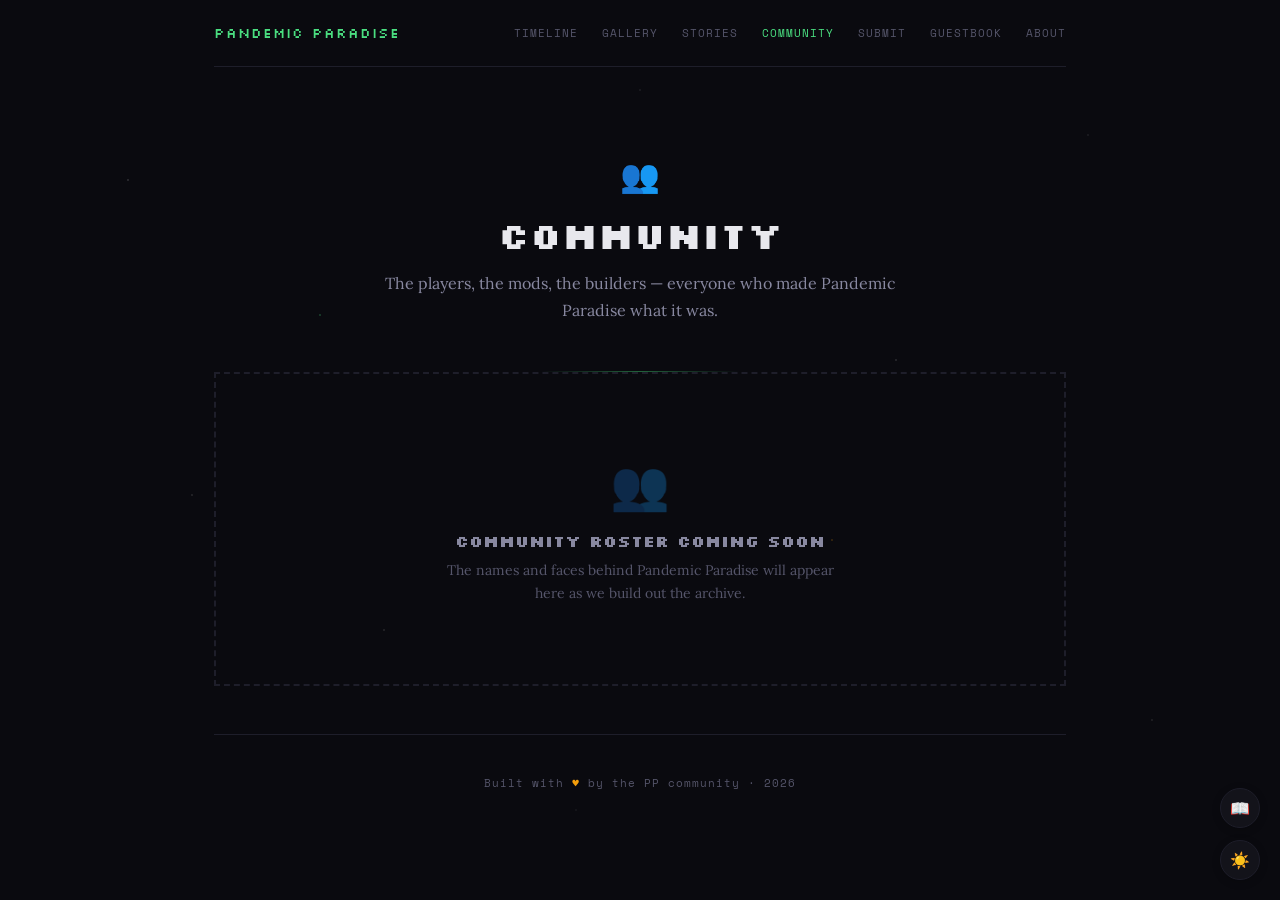
<file: community.html>
<!DOCTYPE html>
<html lang="en">
<head>
<meta charset="UTF-8">
<meta name="viewport" content="width=device-width, initial-scale=1.0">
<title>Community — Pandemic Paradise Archive</title>
<link href="https://fonts.googleapis.com/css2?family=Silkscreen:wght@400;700&family=Lora:ital,wght@0,400;0,600;1,400&family=Space+Mono&display=swap" rel="stylesheet">
<link rel="stylesheet" href="style.css">
<style>
  .role-section {
    margin-bottom: 48px;
  }

  .role-header {
    display: flex;
    align-items: center;
    gap: 12px;
    margin-bottom: 20px;
    padding-bottom: 12px;
    border-bottom: 1px solid var(--border);
  }

  .role-header .role-icon {
    font-size: 20px;
  }

  .role-header h2 {
    font-family: 'Silkscreen', monospace;
    font-size: 14px;
    color: var(--text-primary);
    letter-spacing: 1px;
  }

  .role-header .role-count {
    font-family: 'Space Mono', monospace;
    font-size: 11px;
    color: var(--text-muted);
    margin-left: auto;
  }

  .members-grid {
    display: grid;
    grid-template-columns: repeat(auto-fill, minmax(250px, 1fr));
    gap: 12px;
  }

  .member-card {
    background: var(--bg-card);
    border: 1px solid var(--border);
    padding: 20px;
    transition: all 0.3s ease;
    position: relative;
    overflow: hidden;
  }

  .member-card::before {
    content: '';
    position: absolute;
    top: 0;
    left: 0;
    width: 100%;
    height: 3px;
    opacity: 0;
    transition: opacity 0.3s ease;
  }

  .member-card:hover {
    border-color: var(--green-dim);
    transform: translateY(-2px);
    box-shadow: 0 4px 16px rgba(0,0,0,0.2);
  }

  .member-card:hover::before {
    opacity: 1;
  }

  /* Role-specific accent colors */
  .member-card[data-role="owner"]::before { background: var(--amber); }
  .member-card[data-role="admin"]::before { background: #a78bfa; }
  .member-card[data-role="mod"]::before { background: #60a5fa; }
  .member-card[data-role="builder"]::before { background: var(--green-primary); }
  .member-card[data-role="player"]::before { background: var(--text-muted); }

  .member-card .member-name {
    font-family: 'Silkscreen', monospace;
    font-size: 14px;
    color: var(--text-primary);
    margin-bottom: 4px;
  }

  .member-card .member-meta {
    font-family: 'Space Mono', monospace;
    font-size: 10px;
    letter-spacing: 0.5px;
    color: var(--text-muted);
    margin-bottom: 10px;
  }

  .member-card[data-role="owner"] .member-meta { color: var(--amber); }
  .member-card[data-role="admin"] .member-meta { color: #a78bfa; }
  .member-card[data-role="mod"] .member-meta { color: #60a5fa; }
  .member-card[data-role="builder"] .member-meta { color: var(--green-primary); }

  .member-card .member-bio {
    font-size: 13px;
    line-height: 1.6;
    color: var(--text-secondary);
  }

  /* Stats bar */
  .community-stats {
    display: flex;
    justify-content: center;
    gap: 40px;
    padding: 32px 0 48px;
    flex-wrap: wrap;
  }

  .community-stat {
    text-align: center;
  }

  .community-stat .num {
    font-family: 'Silkscreen', monospace;
    font-size: 28px;
    color: var(--green-primary);
    display: block;
    margin-bottom: 4px;
  }

  .community-stat .lbl {
    font-family: 'Space Mono', monospace;
    font-size: 10px;
    letter-spacing: 2px;
    text-transform: uppercase;
    color: var(--text-muted);
  }

  /* Empty state */
  .community-empty {
    text-align: center;
    padding: 80px 24px;
    border: 2px dashed var(--border);
    margin-bottom: 48px;
  }

  .community-empty .icon { font-size: 48px; margin-bottom: 16px; opacity: 0.3; }
  .community-empty h3 { font-family: 'Silkscreen', monospace; font-size: 16px; color: var(--text-secondary); margin-bottom: 8px; }
  .community-empty p { font-size: 14px; color: var(--text-muted); max-width: 400px; margin: 0 auto; line-height: 1.6; }

  @media (max-width: 600px) {
    .members-grid { grid-template-columns: 1fr; }
    .community-stats { gap: 24px; }
  }
</style>
</head>
<body>

<div class="container">

  <header class="site-header">
    <a href="index.html" class="logo">Pandemic Paradise</a>
    <nav class="site-nav">
      <a href="timeline.html">Timeline</a>
      <a href="gallery.html">Gallery</a>
      <a href="stories.html">Stories</a>
      <a href="community.html" class="active">Community</a>
      <a href="submit.html">Submit</a>
      <a href="guestbook.html">Guestbook</a>
      <a href="about.html">About</a>
    </nav>
  </header>

  <section class="page-header">
    <span class="icon">👥</span>
    <h1>Community</h1>
    <p>The players, the mods, the builders — everyone who made Pandemic Paradise what it was.</p>
  </section>

  <div id="community-stats" class="community-stats" style="display:none"></div>
  <div id="community-content"></div>

  <footer>
    <p>Built with <span class="heart">♥</span> by the PP community · 2026</p>
  </footer>

</div>

<script>
  const API_URL = 'https://pandemicparadise.colbysthickey.workers.dev';

  const roleConfig = {
    owner:   { icon: '👑', label: 'Owner', plural: 'Owners' },
    admin:   { icon: '⚡', label: 'Admin', plural: 'Admins' },
    mod:     { icon: '🛡️', label: 'Moderator', plural: 'Moderators' },
    builder: { icon: '🔨', label: 'Builder', plural: 'Builders' },
    player:  { icon: '🎮', label: 'Player', plural: 'Players' },
  };

  // Display order
  const roleOrder = ['owner', 'admin', 'mod', 'builder', 'player'];

  async function loadCommunity() {
    const content = document.getElementById('community-content');
    const statsEl = document.getElementById('community-stats');
    let members = [];

    try {
      const resp = await fetch(`${API_URL}/community`);
      members = await resp.json();
    } catch (e) {
      members = [];
    }

    if (members.length === 0) {
      statsEl.style.display = 'none';
      content.innerHTML = `
        <div class="community-empty">
          <div class="icon">👥</div>
          <h3>Community roster coming soon</h3>
          <p>The names and faces behind Pandemic Paradise will appear here as we build out the archive.</p>
        </div>
      `;
      return;
    }

    // Group by role
    const grouped = {};
    members.forEach(m => {
      const role = m.role || 'player';
      if (!grouped[role]) grouped[role] = [];
      grouped[role].push(m);
    });

    // Stats
    const totalMembers = members.length;
    const staffCount = members.filter(m => ['owner','admin','mod'].includes(m.role)).length;
    statsEl.style.display = 'flex';
    statsEl.innerHTML = `
      <div class="community-stat">
        <span class="num">${totalMembers}</span>
        <span class="lbl">Members</span>
      </div>
      <div class="community-stat">
        <span class="num">${staffCount}</span>
        <span class="lbl">Staff</span>
      </div>
      <div class="community-stat">
        <span class="num">${Object.keys(grouped).length}</span>
        <span class="lbl">Roles</span>
      </div>
    `;

    // Render sections
    let html = '';

    roleOrder.forEach(role => {
      if (!grouped[role] || grouped[role].length === 0) return;

      const config = roleConfig[role] || { icon: '🎮', label: role, plural: role };
      const members = grouped[role];

      html += `
        <div class="role-section">
          <div class="role-header">
            <span class="role-icon">${config.icon}</span>
            <h2>${config.plural}</h2>
            <span class="role-count">${members.length}</span>
          </div>
          <div class="members-grid">
            ${members.map(m => `
              <div class="member-card" data-role="${role}">
                <div class="member-name">${m.name}</div>
                <div class="member-meta">${config.label}${m.joined ? ' · Joined ' + m.joined : ''}</div>
                ${m.bio ? `<div class="member-bio">${m.bio}</div>` : ''}
              </div>
            `).join('')}
          </div>
        </div>
      `;
    });

    content.innerHTML = html;
  }

  loadCommunity();
</script>

<script src="theme.js"></script>
</body>
</html>
</file>
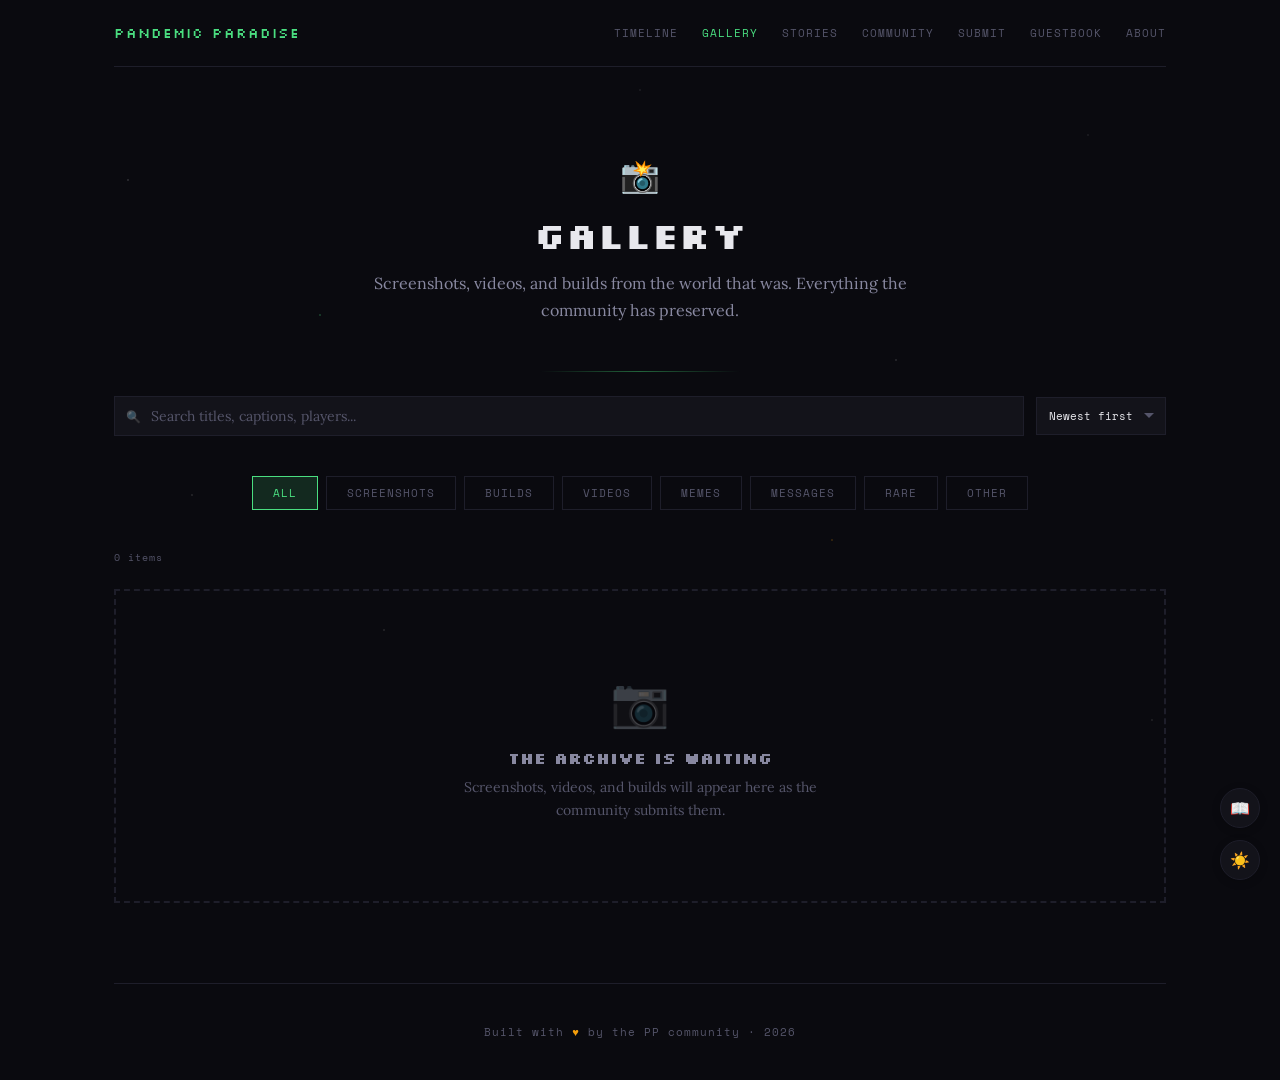
<file: gallery.html>
<!DOCTYPE html>
<html lang="en">
<head>
<meta charset="UTF-8">
<meta name="viewport" content="width=device-width, initial-scale=1.0">
<title>Gallery — Pandemic Paradise Archive</title>
<link href="https://fonts.googleapis.com/css2?family=Silkscreen:wght@400;700&family=Lora:ital,wght@0,400;0,600;1,400&family=Space+Mono&display=swap" rel="stylesheet">
<link rel="stylesheet" href="style.css">
<style>
  /* Search & controls bar */
  .gallery-controls {
    display: flex;
    gap: 12px;
    align-items: center;
    padding: 24px 0 8px;
    flex-wrap: wrap;
  }

  .search-box {
    flex: 1;
    min-width: 200px;
    position: relative;
  }

  .search-box input {
    width: 100%;
    padding: 10px 16px 10px 36px;
    background: var(--bg-card);
    border: 1px solid var(--border);
    color: var(--text-primary);
    font-family: 'Lora', Georgia, serif;
    font-size: 14px;
    outline: none;
    transition: border-color 0.3s ease;
  }

  .search-box input:focus { border-color: var(--green-dim); }

  .search-box input::placeholder { color: var(--text-muted); }

  .search-box::before {
    content: '🔍';
    position: absolute;
    left: 12px;
    top: 50%;
    transform: translateY(-50%);
    font-size: 12px;
    opacity: 0.5;
  }

  .sort-select {
    padding: 10px 32px 10px 12px;
    background: var(--bg-card);
    border: 1px solid var(--border);
    color: var(--text-primary);
    font-family: 'Space Mono', monospace;
    font-size: 11px;
    outline: none;
    cursor: pointer;
    appearance: none;
    background-image: url("data:image/svg+xml,%3Csvg xmlns='http://www.w3.org/2000/svg' width='12' height='12' viewBox='0 0 12 12'%3E%3Cpath fill='%2355556a' d='M6 8L1 3h10z'/%3E%3C/svg%3E");
    background-repeat: no-repeat;
    background-position: right 10px center;
  }

  .sort-select option { background: var(--bg-deep); }

  .results-count {
    font-family: 'Space Mono', monospace;
    font-size: 10px;
    color: var(--text-muted);
    letter-spacing: 1px;
    padding: 8px 0;
  }

  /* Album indicator */
  .album-badge {
    position: absolute;
    bottom: 8px;
    right: 8px;
    font-family: 'Space Mono', monospace;
    font-size: 9px;
    letter-spacing: 0.5px;
    padding: 3px 8px;
    background: rgba(0,0,0,0.7);
    color: var(--text-primary);
    border: 1px solid rgba(255,255,255,0.15);
    display: flex;
    align-items: center;
    gap: 4px;
  }

  /* Video thumbnail */
  .video-thumb {
    position: relative;
    width: 100%;
    aspect-ratio: 16 / 9;
    background: var(--bg-card-hover);
    overflow: hidden;
    display: flex;
    align-items: center;
    justify-content: center;
  }

  .video-thumb img {
    width: 100%;
    height: 100%;
    object-fit: cover;
  }

  .video-thumb .play-btn {
    position: absolute;
    top: 50%;
    left: 50%;
    transform: translate(-50%, -50%);
    width: 48px;
    height: 48px;
    background: rgba(0,0,0,0.7);
    border: 2px solid rgba(255,255,255,0.3);
    border-radius: 50%;
    display: flex;
    align-items: center;
    justify-content: center;
    font-size: 18px;
    transition: all 0.3s ease;
  }

  .gallery-item:hover .play-btn {
    background: rgba(0,0,0,0.9);
    border-color: var(--green-primary);
    box-shadow: 0 0 16px var(--green-glow);
  }

  /* Lightbox styles */
  .lightbox-overlay {
    position: fixed;
    top: 0; left: 0; right: 0; bottom: 0;
    background: rgba(0,0,0,0.92);
    display: flex;
    align-items: center;
    justify-content: center;
    z-index: 1000;
    padding: 24px;
    overflow-y: auto;
  }

  .lightbox-container {
    max-width: 900px;
    width: 100%;
  }

  .lightbox-media {
    width: 100%;
    display: flex;
    align-items: center;
    justify-content: center;
    background: #000;
    position: relative;
  }

  .lightbox-media img {
    max-width: 100%;
    max-height: 70vh;
    object-fit: contain;
    display: block;
  }

  .lightbox-media iframe {
    width: 100%;
    aspect-ratio: 16 / 9;
    border: none;
  }

  /* Album navigation */
  .lightbox-nav {
    position: absolute;
    top: 50%;
    transform: translateY(-50%);
    width: 36px;
    height: 36px;
    background: rgba(0,0,0,0.7);
    border: 1px solid rgba(255,255,255,0.2);
    border-radius: 50%;
    color: #fff;
    font-size: 16px;
    display: flex;
    align-items: center;
    justify-content: center;
    cursor: pointer;
    transition: all 0.3s ease;
    z-index: 2;
  }

  .lightbox-nav:hover {
    background: rgba(0,0,0,0.9);
    border-color: var(--green-primary);
  }

  .lightbox-nav.prev { left: 12px; }
  .lightbox-nav.next { right: 12px; }

  .lightbox-counter {
    text-align: center;
    font-family: 'Space Mono', monospace;
    font-size: 10px;
    color: var(--text-muted);
    padding: 8px 0;
    background: #000;
  }

  .lightbox-info {
    background: var(--bg-card);
    border: 1px solid var(--border);
    border-top: none;
    padding: 20px 24px;
  }

  .lightbox-info .lb-header {
    display: flex;
    align-items: center;
    gap: 12px;
    margin-bottom: 10px;
    flex-wrap: wrap;
  }

  .lightbox-info h3 {
    font-family: 'Silkscreen', monospace;
    font-size: 14px;
    color: var(--text-primary);
    flex: 1;
    min-width: 200px;
  }

  .lightbox-info .lb-badge {
    font-family: 'Space Mono', monospace;
    font-size: 9px;
    letter-spacing: 1px;
    text-transform: uppercase;
    padding: 2px 8px;
    border: 1px solid var(--green-dim);
    color: var(--green-primary);
    background: var(--green-glow);
  }

  .lightbox-info p {
    font-size: 14px;
    line-height: 1.7;
    color: var(--text-secondary);
    margin-bottom: 10px;
  }

  .lightbox-info .lb-meta {
    font-family: 'Space Mono', monospace;
    font-size: 11px;
    color: var(--text-muted);
  }

  .lightbox-close {
    position: fixed;
    top: 16px;
    right: 20px;
    width: 36px;
    height: 36px;
    background: rgba(0,0,0,0.7);
    border: 1px solid rgba(255,255,255,0.2);
    border-radius: 50%;
    color: #fff;
    font-size: 18px;
    display: flex;
    align-items: center;
    justify-content: center;
    cursor: pointer;
    z-index: 1001;
    transition: all 0.3s ease;
  }

  .lightbox-close:hover {
    background: rgba(0,0,0,0.9);
    border-color: #f87171;
  }

  @media (max-width: 600px) {
    .gallery-controls { flex-direction: column; }
    .search-box { min-width: 100%; }
    .lightbox-nav { width: 30px; height: 30px; font-size: 13px; }
  }
</style>
</head>
<body>

<div class="container container--wide">

  <header class="site-header">
    <a href="index.html" class="logo">Pandemic Paradise</a>
    <nav class="site-nav">
      <a href="timeline.html">Timeline</a>
      <a href="gallery.html" class="active">Gallery</a>
      <a href="stories.html">Stories</a>
      <a href="community.html">Community</a>
      <a href="submit.html">Submit</a>
      <a href="guestbook.html">Guestbook</a>
      <a href="about.html">About</a>
    </nav>
  </header>

  <section class="page-header">
    <span class="icon">📸</span>
    <h1>Gallery</h1>
    <p>Screenshots, videos, and builds from the world that was. Everything the community has preserved.</p>
  </section>

  <div class="gallery-controls">
    <div class="search-box">
      <input type="text" id="search-input" placeholder="Search titles, captions, players...">
    </div>
    <select class="sort-select" id="sort-select">
      <option value="newest">Newest first</option>
      <option value="oldest">Oldest first</option>
      <option value="az">A → Z</option>
      <option value="za">Z → A</option>
    </select>
  </div>

  <div class="gallery-filters">
    <button class="filter-btn active" data-filter="all">All</button>
    <button class="filter-btn" data-filter="screenshot">Screenshots</button>
    <button class="filter-btn" data-filter="build">Builds</button>
    <button class="filter-btn" data-filter="video">Videos</button>
    <button class="filter-btn" data-filter="meme">Memes</button>
    <button class="filter-btn" data-filter="message">Messages</button>
    <button class="filter-btn" data-filter="rare">Rare</button>
    <button class="filter-btn" data-filter="other">Other</button>
  </div>

  <div class="results-count" id="results-count"></div>
  <div class="gallery-grid" id="gallery-grid"></div>

  <footer>
    <p>Built with <span class="heart">♥</span> by the PP community · 2026</p>
  </footer>

</div>

<script>
  const API_URL = 'https://pandemicparadise.colbysthickey.workers.dev';

  let allItems = [];
  let activeFilter = 'all';
  let searchQuery = '';
  let sortMode = 'newest';

  async function loadGallery() {
    try {
      const response = await fetch(`${API_URL}/gallery`);
      allItems = await response.json();
    } catch (e) {
      allItems = [];
    }
    renderGallery();
  }

  function getFilteredItems() {
    let items = [...allItems];

    // Filter by type
    if (activeFilter !== 'all') {
      items = items.filter(item => item.type === activeFilter);
    }

    // Search
    if (searchQuery) {
      const q = searchQuery.toLowerCase();
      items = items.filter(item =>
        (item.title && item.title.toLowerCase().includes(q)) ||
        (item.caption && item.caption.toLowerCase().includes(q)) ||
        (item.credit && item.credit.toLowerCase().includes(q)) ||
        (item.year && item.year.toString().includes(q))
      );
    }

    // Sort
    switch (sortMode) {
      case 'newest':
        items.sort((a, b) => new Date(b.added || 0) - new Date(a.added || 0));
        break;
      case 'oldest':
        items.sort((a, b) => new Date(a.added || 0) - new Date(b.added || 0));
        break;
      case 'az':
        items.sort((a, b) => (a.title || '').localeCompare(b.title || ''));
        break;
      case 'za':
        items.sort((a, b) => (b.title || '').localeCompare(a.title || ''));
        break;
    }

    return items;
  }

  function getYouTubeId(url) {
    if (!url) return null;
    const match = url.match(/(?:youtube\.com\/watch\?v=|youtu\.be\/|youtube\.com\/embed\/)([a-zA-Z0-9_-]{11})/);
    return match ? match[1] : null;
  }

  function renderGallery() {
    const grid = document.getElementById('gallery-grid');
    const countEl = document.getElementById('results-count');
    const filtered = getFilteredItems();

    countEl.textContent = `${filtered.length} ${filtered.length === 1 ? 'item' : 'items'}${searchQuery ? ` matching "${searchQuery}"` : ''}`;

    if (filtered.length === 0) {
      grid.innerHTML = `
        <div class="gallery-empty">
          <div class="icon">${searchQuery ? '🔍' : '📷'}</div>
          <h3>${searchQuery ? 'No results' : 'The archive is waiting'}</h3>
          <p>${searchQuery ? 'Try a different search term.' : 'Screenshots, videos, and builds will appear here as the community submits them.'}</p>
        </div>
      `;
      return;
    }

    grid.innerHTML = filtered.map(item => {
      const realIndex = allItems.indexOf(item);
      const imageCount = item.images ? item.images.length : (item.image ? 1 : 0);
      const hasVideo = !!item.videoUrl;
      const ytId = getYouTubeId(item.videoUrl);
      const thumbSrc = item.image || (ytId ? `https://img.youtube.com/vi/${ytId}/mqdefault.jpg` : null);

      let thumbHTML;
      if (hasVideo && !item.image) {
        // Video-only entry
        thumbHTML = `
          <div class="video-thumb">
            ${ytId ? `<img src="https://img.youtube.com/vi/${ytId}/mqdefault.jpg" alt="${item.title}">` : ''}
            <div class="play-btn">▶</div>
          </div>
        `;
      } else {
        thumbHTML = `
          <div class="thumb">
            ${thumbSrc
              ? `<img src="${thumbSrc}" alt="${item.title}" loading="lazy" onerror="this.parentElement.innerHTML='<div class=\\'placeholder\\'>📷</div>'">`
              : '<div class="placeholder">📷</div>'
            }
            <span class="tag">${item.type}</span>
            ${imageCount > 1 ? `<span class="album-badge">📁 ${imageCount}</span>` : ''}
            ${hasVideo && item.image ? `<span class="album-badge" style="bottom:8px;left:8px;right:auto">▶ Video</span>` : ''}
          </div>
        `;
      }

      return `
        <div class="gallery-item" data-type="${item.type}" data-index="${realIndex}">
          ${thumbHTML}
          <div class="info">
            <h3>${item.title}</h3>
            ${item.caption ? `<p>${item.caption}</p>` : ''}
            <div class="meta">
              ${item.credit ? `Submitted by ${item.credit}` : ''}
              ${item.credit && item.year ? ' · ' : ''}
              ${item.year || ''}
            </div>
          </div>
        </div>
      `;
    }).join('');
  }

  // Filter buttons
  document.querySelectorAll('.filter-btn').forEach(btn => {
    btn.addEventListener('click', () => {
      document.querySelectorAll('.filter-btn').forEach(b => b.classList.remove('active'));
      btn.classList.add('active');
      activeFilter = btn.dataset.filter;
      renderGallery();
    });
  });

  // Search
  let searchTimeout;
  document.getElementById('search-input').addEventListener('input', (e) => {
    clearTimeout(searchTimeout);
    searchTimeout = setTimeout(() => {
      searchQuery = e.target.value.trim();
      renderGallery();
    }, 200);
  });

  // Sort
  document.getElementById('sort-select').addEventListener('change', (e) => {
    sortMode = e.target.value;
    renderGallery();
  });

  // Lightbox
  document.getElementById('gallery-grid').addEventListener('click', (e) => {
    const item = e.target.closest('.gallery-item');
    if (!item) return;

    const index = parseInt(item.dataset.index);
    const data = allItems[index];
    if (!data) return;

    openLightbox(data);
  });

  function openLightbox(data) {
    const images = data.images || (data.image ? [data.image] : []);
    const files = data.files || [];
    const hasVideo = !!data.videoUrl;
    const ytId = getYouTubeId(data.videoUrl);
    const videoFiles = files.filter(f => f.type === 'video');
    const otherFiles = files.filter(f => f.type !== 'video');
    const totalSlides = images.length + videoFiles.length + (hasVideo ? 1 : 0);
    let currentSlide = 0;

    const overlay = document.createElement('div');
    overlay.className = 'lightbox-overlay';

    const closeBtn = document.createElement('div');
    closeBtn.className = 'lightbox-close';
    closeBtn.textContent = '✕';
    closeBtn.addEventListener('click', closeLightbox);

    const container = document.createElement('div');
    container.className = 'lightbox-container';

    function renderSlide() {
      let mediaHTML = '';
      let counterHTML = '';
      const navPrev = totalSlides > 1 ? `<div class="lightbox-nav prev" onclick="lbPrev()">←</div>` : '';
      const navNext = totalSlides > 1 ? `<div class="lightbox-nav next" onclick="lbNext()">→</div>` : '';

      if (currentSlide < images.length) {
        mediaHTML = `<div class="lightbox-media">${navPrev}<img src="${images[currentSlide]}" alt="${data.title}">${navNext}</div>`;
      } else if (currentSlide < images.length + videoFiles.length) {
        const vf = videoFiles[currentSlide - images.length];
        mediaHTML = `<div class="lightbox-media">${navPrev}<video controls autoplay style="max-width:100%;max-height:70vh"><source src="${vf.url}">Your browser doesn't support this video.</video>${navNext}</div>`;
      } else if (hasVideo) {
        mediaHTML = `<div class="lightbox-media">${navPrev}${ytId
          ? `<iframe src="https://www.youtube.com/embed/${ytId}?autoplay=1" allow="autoplay; encrypted-media" allowfullscreen></iframe>`
          : `<div style="padding:40px;color:var(--text-muted);font-family:'Space Mono',monospace;font-size:12px"><a href="${data.videoUrl}" target="_blank" style="color:var(--green-primary)">${data.videoUrl}</a></div>`
        }${navNext}</div>`;
      }

      if (totalSlides > 1) {
        let slideLabel = '';
        if (currentSlide < images.length) slideLabel = '';
        else if (currentSlide < images.length + videoFiles.length) slideLabel = ' · Video';
        else slideLabel = ' · YouTube';
        counterHTML = `<div class="lightbox-counter">${currentSlide + 1} / ${totalSlides}${slideLabel}</div>`;
      }

      let metaParts = [];
      if (data.credit) metaParts.push('Submitted by ' + data.credit);
      if (data.year) metaParts.push(data.year);

      let filesHTML = '';
      if (otherFiles.length > 0) {
        filesHTML = `<div style="margin-top:12px;padding-top:12px;border-top:1px solid var(--border)">
          <div style="font-family:'Space Mono',monospace;font-size:10px;letter-spacing:1px;text-transform:uppercase;color:var(--text-muted);margin-bottom:8px">Downloads</div>
          ${otherFiles.map(f => {
            const size = f.size > 1048576 ? (f.size / 1048576).toFixed(1) + ' MB' : (f.size / 1024).toFixed(0) + ' KB';
            return `<a href="${f.url}" download="${f.name}" target="_blank" style="display:flex;align-items:center;gap:10px;padding:8px 12px;background:var(--bg-card-hover);border:1px solid var(--border);margin-bottom:6px;text-decoration:none;transition:border-color 0.2s ease" onmouseover="this.style.borderColor='var(--green-dim)'" onmouseout="this.style.borderColor='var(--border)'">
              <span style="font-size:16px">📎</span>
              <span style="flex:1;font-family:'Space Mono',monospace;font-size:11px;color:var(--text-primary)">${f.name}</span>
              <span style="font-family:'Space Mono',monospace;font-size:10px;color:var(--text-muted)">${size}</span>
              <span style="font-family:'Silkscreen',monospace;font-size:9px;color:var(--green-primary)">↓</span>
            </a>`;
          }).join('')}
        </div>`;
      }

      // Also show video files as downloads
      let videoDownloadsHTML = '';
      if (videoFiles.length > 0) {
        videoDownloadsHTML = videoFiles.map(f => {
          const size = f.size > 1048576 ? (f.size / 1048576).toFixed(1) + ' MB' : (f.size / 1024).toFixed(0) + ' KB';
          return `<a href="${f.url}" download="${f.name}" target="_blank" style="display:inline-flex;align-items:center;gap:6px;padding:4px 10px;border:1px solid var(--border);text-decoration:none;font-family:'Space Mono',monospace;font-size:10px;color:var(--text-muted);margin-top:8px;transition:border-color 0.2s ease" onmouseover="this.style.borderColor='var(--green-dim)'" onmouseout="this.style.borderColor='var(--border)'">↓ Download ${f.ext.toUpperCase()} (${size})</a>`;
        }).join('');
      }

      container.innerHTML = `
        ${mediaHTML}
        ${counterHTML}
        <div class="lightbox-info">
          <div class="lb-header">
            <h3>${data.title}</h3>
            <span class="lb-badge">${data.type}</span>
          </div>
          ${data.caption ? `<p>${data.caption}</p>` : ''}
          ${metaParts.length ? `<div class="lb-meta">${metaParts.join(' · ')}</div>` : ''}
          ${videoDownloadsHTML}
          ${filesHTML}
        </div>
      `;
    }

    window.lbPrev = () => {
      currentSlide = (currentSlide - 1 + totalSlides) % totalSlides;
      renderSlide();
    };

    window.lbNext = () => {
      currentSlide = (currentSlide + 1) % totalSlides;
      renderSlide();
    };

    function closeLightbox() {
      overlay.remove();
      closeBtn.remove();
      document.removeEventListener('keydown', handleKey);
      delete window.lbPrev;
      delete window.lbNext;
    }

    function handleKey(e) {
      if (e.key === 'Escape') closeLightbox();
      if (e.key === 'ArrowLeft' && totalSlides > 1) window.lbPrev();
      if (e.key === 'ArrowRight' && totalSlides > 1) window.lbNext();
    }

    document.addEventListener('keydown', handleKey);

    overlay.addEventListener('click', (e) => {
      if (e.target === overlay) closeLightbox();
    });

    renderSlide();
    overlay.appendChild(container);
    document.body.appendChild(overlay);
    document.body.appendChild(closeBtn);
  }

  loadGallery();
</script>

<script src="theme.js"></script>
</body>
</html>
</file>
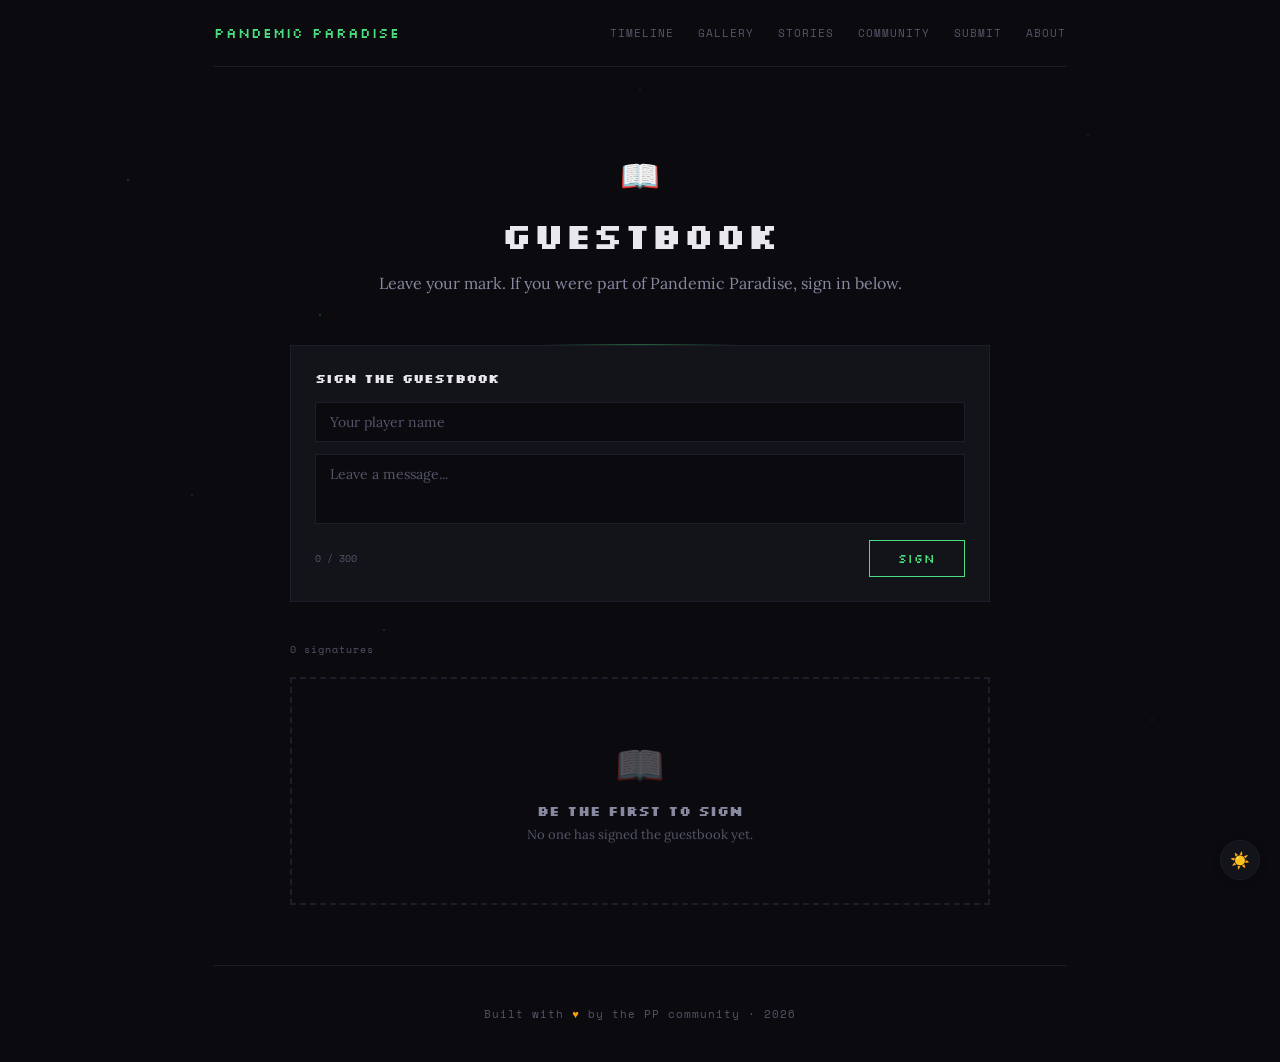
<file: guestbook.html>
<!DOCTYPE html>
<html lang="en">
<head>
<meta charset="UTF-8">
<meta name="viewport" content="width=device-width, initial-scale=1.0">
<title>Guestbook — Pandemic Paradise Archive</title>
<link href="https://fonts.googleapis.com/css2?family=Silkscreen:wght@400;700&family=Lora:ital,wght@0,400;0,600;1,400&family=Space+Mono&display=swap" rel="stylesheet">
<link rel="stylesheet" href="style.css">
<style>
  .guestbook-wrapper { max-width: 700px; margin: 0 auto; }

  /* Sign form */
  .sign-form {
    background: var(--bg-card);
    border: 1px solid var(--border);
    padding: 24px;
    margin-bottom: 40px;
  }

  .sign-form h3 {
    font-family: 'Silkscreen', monospace;
    font-size: 13px;
    color: var(--text-primary);
    margin-bottom: 16px;
  }

  .sign-row {
    display: flex;
    gap: 12px;
    margin-bottom: 12px;
  }

  .sign-row input {
    flex: 1;
    padding: 10px 14px;
    background: var(--bg-deep);
    border: 1px solid var(--border);
    color: var(--text-primary);
    font-family: 'Lora', Georgia, serif;
    font-size: 14px;
    outline: none;
    transition: border-color 0.3s ease;
  }

  .sign-row input:focus { border-color: var(--green-dim); }
  .sign-row input::placeholder { color: var(--text-muted); }

  .sign-message {
    width: 100%;
    padding: 10px 14px;
    background: var(--bg-deep);
    border: 1px solid var(--border);
    color: var(--text-primary);
    font-family: 'Lora', Georgia, serif;
    font-size: 14px;
    outline: none;
    resize: none;
    height: 70px;
    transition: border-color 0.3s ease;
    margin-bottom: 12px;
  }

  .sign-message:focus { border-color: var(--green-dim); }
  .sign-message::placeholder { color: var(--text-muted); }

  .sign-footer {
    display: flex;
    align-items: center;
    justify-content: space-between;
  }

  .char-count {
    font-family: 'Space Mono', monospace;
    font-size: 10px;
    color: var(--text-muted);
  }

  .char-count.warn { color: var(--amber); }
  .char-count.over { color: #f87171; }

  .sign-btn {
    font-family: 'Silkscreen', monospace;
    font-size: 12px;
    letter-spacing: 1px;
    padding: 10px 28px;
    background: transparent;
    border: 1px solid var(--green-primary);
    color: var(--green-primary);
    cursor: pointer;
    transition: all 0.3s ease;
  }

  .sign-btn:hover:not(:disabled) {
    background: var(--green-glow);
    box-shadow: 0 0 16px var(--green-glow);
  }

  .sign-btn:disabled { opacity: 0.4; cursor: not-allowed; }

  .sign-status {
    font-family: 'Space Mono', monospace;
    font-size: 11px;
    margin-top: 12px;
    padding: 10px 14px;
    display: none;
  }

  .sign-status.success { display: block; color: var(--green-primary); background: var(--green-glow); border: 1px solid var(--green-dim); }
  .sign-status.error { display: block; color: #f87171; background: rgba(248,113,113,0.1); border: 1px solid rgba(248,113,113,0.3); }

  /* Entries */
  .gb-count {
    font-family: 'Space Mono', monospace;
    font-size: 10px;
    color: var(--text-muted);
    letter-spacing: 1px;
    margin-bottom: 20px;
  }

  .gb-entries { padding-bottom: 60px; }

  .gb-entry {
    display: flex;
    gap: 14px;
    padding: 16px 0;
    border-bottom: 1px solid var(--border);
    animation: fadeInUp 0.4s ease-out;
  }

  .gb-entry:first-child { padding-top: 0; }

  .gb-avatar {
    width: 36px;
    height: 36px;
    background: var(--bg-card);
    border: 1px solid var(--border);
    border-radius: 50%;
    display: flex;
    align-items: center;
    justify-content: center;
    font-family: 'Silkscreen', monospace;
    font-size: 13px;
    color: var(--green-primary);
    flex-shrink: 0;
  }

  .gb-content { flex: 1; min-width: 0; }

  .gb-header {
    display: flex;
    align-items: baseline;
    gap: 8px;
    margin-bottom: 4px;
  }

  .gb-name {
    font-family: 'Silkscreen', monospace;
    font-size: 11px;
    color: var(--amber);
  }

  .gb-date {
    font-family: 'Space Mono', monospace;
    font-size: 9px;
    color: var(--text-muted);
  }

  .gb-message {
    font-size: 14px;
    line-height: 1.6;
    color: var(--text-secondary);
    word-break: break-word;
  }

  .gb-empty {
    text-align: center;
    padding: 60px 24px;
    border: 2px dashed var(--border);
  }

  .gb-empty .icon { font-size: 40px; margin-bottom: 12px; opacity: 0.3; }
  .gb-empty h3 { font-family: 'Silkscreen', monospace; font-size: 14px; color: var(--text-secondary); margin-bottom: 6px; }
  .gb-empty p { font-size: 13px; color: var(--text-muted); }

  @keyframes fadeInUp {
    from { opacity: 0; transform: translateY(10px); }
    to { opacity: 1; transform: translateY(0); }
  }

  @media (max-width: 600px) {
    .sign-row { flex-direction: column; }
  }
</style>
</head>
<body>

<div class="container">

  <header class="site-header">
    <a href="index.html" class="logo">Pandemic Paradise</a>
    <nav class="site-nav">
      <a href="timeline.html">Timeline</a>
      <a href="gallery.html">Gallery</a>
      <a href="stories.html">Stories</a>
      <a href="community.html">Community</a>
      <a href="submit.html">Submit</a>
      <a href="about.html">About</a>
    </nav>
  </header>

  <section class="page-header">
    <span class="icon">📖</span>
    <h1>Guestbook</h1>
    <p>Leave your mark. If you were part of Pandemic Paradise, sign in below.</p>
  </section>

  <div class="guestbook-wrapper">

    <div class="sign-form">
      <h3>Sign the guestbook</h3>
      <div class="sign-row">
        <input type="text" id="gb-name" placeholder="Your player name" maxlength="50">
      </div>
      <textarea class="sign-message" id="gb-message" placeholder="Leave a message..." maxlength="300"></textarea>
      <div class="sign-footer">
        <span class="char-count" id="char-count">0 / 300</span>
        <button class="sign-btn" id="gb-submit">Sign</button>
      </div>
      <div class="sign-status" id="gb-status"></div>
    </div>

    <div class="gb-count" id="gb-count"></div>
    <div class="gb-entries" id="gb-entries"></div>

  </div>

  <footer>
    <p>Built with <span class="heart">♥</span> by the PP community · 2026</p>
  </footer>

</div>

<script>
  const API_URL = 'https://pandemicparadise.colbysthickey.workers.dev';

  // Char counter
  const msgInput = document.getElementById('gb-message');
  const charCount = document.getElementById('char-count');
  msgInput.addEventListener('input', () => {
    const len = msgInput.value.length;
    charCount.textContent = `${len} / 300`;
    charCount.className = 'char-count' + (len > 280 ? ' over' : len > 240 ? ' warn' : '');
  });

  // Load entries
  async function loadGuestbook() {
    const entriesEl = document.getElementById('gb-entries');
    const countEl = document.getElementById('gb-count');
    let entries = [];

    try {
      const resp = await fetch(`${API_URL}/guestbook`);
      entries = await resp.json();
    } catch (e) {
      entries = [];
    }

    countEl.textContent = `${entries.length} ${entries.length === 1 ? 'signature' : 'signatures'}`;

    if (entries.length === 0) {
      entriesEl.innerHTML = `<div class="gb-empty"><div class="icon">📖</div><h3>Be the first to sign</h3><p>No one has signed the guestbook yet.</p></div>`;
      return;
    }

    entriesEl.innerHTML = entries.map(entry => {
      const initial = entry.name ? entry.name.charAt(0).toUpperCase() : '?';
      const date = new Date(entry.date);
      const timeAgo = getTimeAgo(date);

      return `<div class="gb-entry">
        <div class="gb-avatar">${initial}</div>
        <div class="gb-content">
          <div class="gb-header">
            <span class="gb-name">${escapeHTML(entry.name)}</span>
            <span class="gb-date">${timeAgo}</span>
          </div>
          <div class="gb-message">${escapeHTML(entry.message)}</div>
        </div>
      </div>`;
    }).join('');
  }

  // Submit
  document.getElementById('gb-submit').addEventListener('click', async () => {
    const name = document.getElementById('gb-name').value.trim();
    const message = document.getElementById('gb-message').value.trim();
    const statusEl = document.getElementById('gb-status');
    const submitBtn = document.getElementById('gb-submit');

    if (!name) { showStatus(statusEl, 'Please enter your name.', 'error'); return; }
    if (!message) { showStatus(statusEl, 'Please write a message.', 'error'); return; }
    if (message.length > 300) { showStatus(statusEl, 'Message too long (300 chars max).', 'error'); return; }

    submitBtn.disabled = true;

    try {
      const resp = await fetch(`${API_URL}/guestbook/sign`, {
        method: 'POST',
        headers: { 'Content-Type': 'application/json' },
        body: JSON.stringify({ name, message }),
      });
      const data = await resp.json();

      if (data.success) {
        showStatus(statusEl, 'Signed! Thanks for stopping by.', 'success');
        document.getElementById('gb-name').value = '';
        document.getElementById('gb-message').value = '';
        charCount.textContent = '0 / 300';
        charCount.className = 'char-count';
        await loadGuestbook();
      } else {
        showStatus(statusEl, data.error || 'Failed to sign.', 'error');
      }
    } catch (e) {
      showStatus(statusEl, 'Could not connect to server.', 'error');
    }

    submitBtn.disabled = false;
  });

  function getTimeAgo(date) {
    const now = new Date();
    const diff = now - date;
    const mins = Math.floor(diff / 60000);
    const hours = Math.floor(diff / 3600000);
    const days = Math.floor(diff / 86400000);
    const months = Math.floor(days / 30);
    const years = Math.floor(days / 365);

    if (mins < 1) return 'just now';
    if (mins < 60) return `${mins}m ago`;
    if (hours < 24) return `${hours}h ago`;
    if (days < 30) return `${days}d ago`;
    if (months < 12) return `${months}mo ago`;
    return `${years}y ago`;
  }

  function escapeHTML(str) {
    if (!str) return '';
    const div = document.createElement('div');
    div.textContent = str;
    return div.innerHTML;
  }

  function showStatus(el, message, type) {
    el.textContent = message;
    el.className = `sign-status ${type}`;
    if (type === 'success') setTimeout(() => { el.style.display = 'none'; }, 3000);
  }

  loadGuestbook();
</script>
<script src="theme.js"></script>
</body>
</html>
</file>
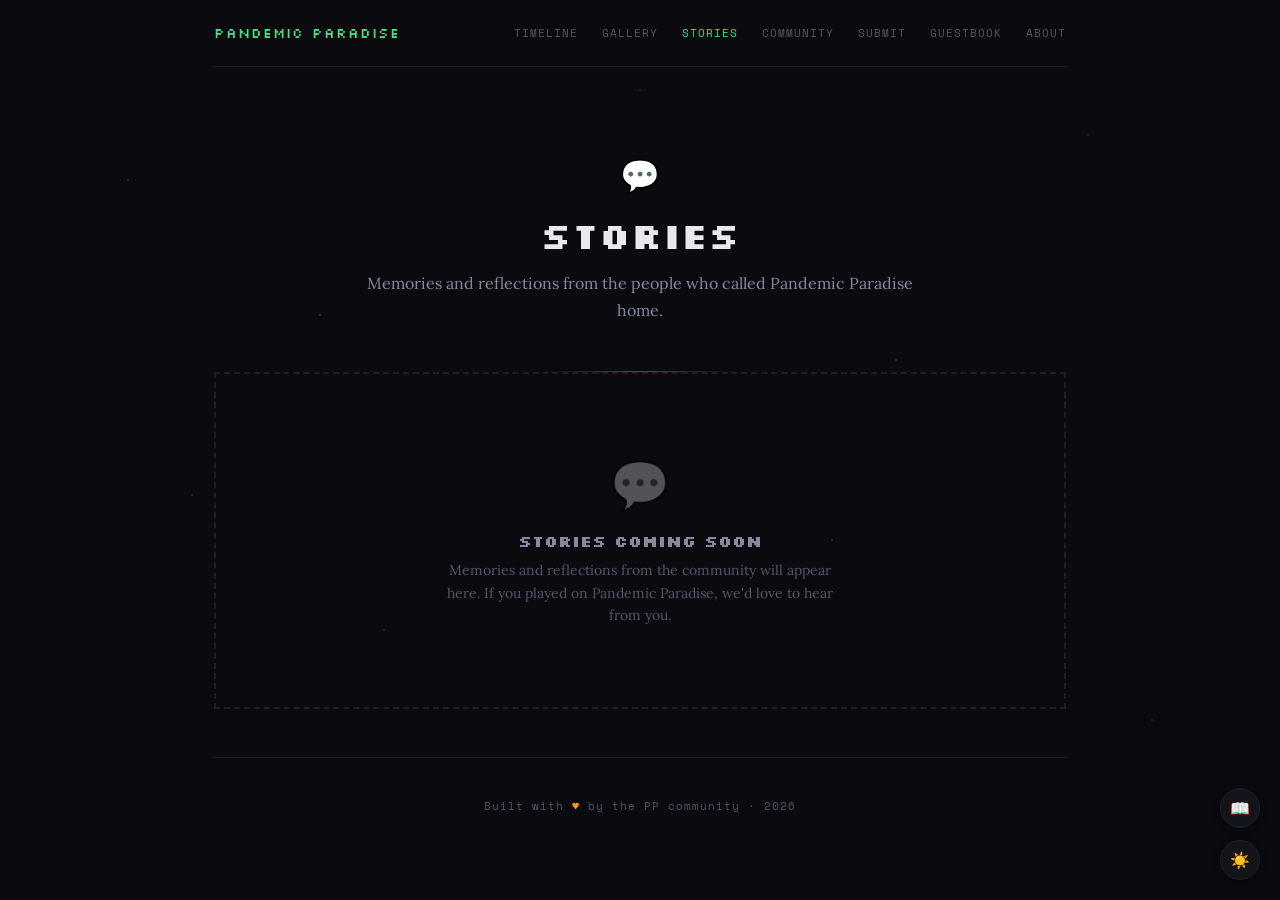
<file: stories.html>
<!DOCTYPE html>
<html lang="en">
<head>
<meta charset="UTF-8">
<meta name="viewport" content="width=device-width, initial-scale=1.0">
<title>Stories — Pandemic Paradise Archive</title>
<link href="https://fonts.googleapis.com/css2?family=Silkscreen:wght@400;700&family=Lora:ital,wght@0,400;0,600;1,400&family=Space+Mono&display=swap" rel="stylesheet">
<link rel="stylesheet" href="style.css">
<style>
  .stories-intro {
    text-align: center;
    max-width: 550px;
    margin: 0 auto 48px;
    font-size: 16px;
    line-height: 1.8;
    color: var(--text-secondary);
  }

  .stories-feed {
    padding-bottom: 60px;
  }

  .story {
    position: relative;
    background: var(--bg-card);
    border: 1px solid var(--border);
    padding: 36px 36px 28px;
    margin-bottom: 24px;
    transition: all 0.3s ease;
  }

  .story:hover {
    border-color: var(--green-dim);
  }

  /* Quote mark */
  .story::before {
    content: '\201C';
    font-family: 'Lora', serif;
    font-size: 72px;
    color: var(--green-dim);
    position: absolute;
    top: 8px;
    left: 24px;
    line-height: 1;
    transition: color 0.3s ease;
  }

  .story:hover::before {
    color: var(--green-primary);
  }

  .story-quote {
    font-size: 17px;
    line-height: 1.9;
    color: var(--text-secondary);
    font-style: italic;
    padding-left: 36px;
    margin-bottom: 20px;
  }

  .story-footer {
    display: flex;
    align-items: center;
    gap: 12px;
    padding-left: 36px;
  }

  .story-avatar {
    width: 36px;
    height: 36px;
    background: var(--bg-card-hover);
    border: 1px solid var(--border);
    border-radius: 50%;
    display: flex;
    align-items: center;
    justify-content: center;
    font-family: 'Silkscreen', monospace;
    font-size: 13px;
    color: var(--green-primary);
    flex-shrink: 0;
  }

  .story-attribution {
    flex: 1;
  }

  .story-attribution .player-name {
    font-family: 'Silkscreen', monospace;
    font-size: 12px;
    color: var(--amber);
    margin-bottom: 2px;
  }

  .story-attribution .player-context {
    font-family: 'Space Mono', monospace;
    font-size: 10px;
    color: var(--text-muted);
    letter-spacing: 0.5px;
  }

  .story-year {
    font-family: 'Space Mono', monospace;
    font-size: 11px;
    color: var(--text-muted);
    flex-shrink: 0;
  }

  /* Long stories get a subtle left border accent */
  .story.long {
    border-left: 3px solid var(--green-dim);
  }

  .story.long:hover {
    border-left-color: var(--green-primary);
  }

  /* Count */
  .stories-count {
    text-align: center;
    font-family: 'Space Mono', monospace;
    font-size: 11px;
    color: var(--text-muted);
    letter-spacing: 1px;
    margin-bottom: 32px;
  }

  /* CTA at bottom */
  .stories-cta {
    text-align: center;
    padding: 48px 0;
    border-top: 1px solid var(--border);
  }

  .stories-cta p {
    font-size: 15px;
    color: var(--text-secondary);
    margin-bottom: 20px;
    line-height: 1.7;
  }

  .stories-cta a {
    display: inline-block;
    font-family: 'Silkscreen', monospace;
    font-size: 12px;
    letter-spacing: 1px;
    padding: 12px 28px;
    background: transparent;
    border: 1px solid var(--green-primary);
    color: var(--green-primary);
    text-decoration: none;
    transition: all 0.3s ease;
  }

  .stories-cta a:hover {
    background: var(--green-glow);
    box-shadow: 0 0 20px var(--green-glow);
  }

  /* Empty state */
  .stories-empty {
    text-align: center;
    padding: 80px 24px;
    border: 2px dashed var(--border);
    margin-bottom: 48px;
  }

  .stories-empty .icon { font-size: 48px; margin-bottom: 16px; opacity: 0.3; }
  .stories-empty h3 { font-family: 'Silkscreen', monospace; font-size: 16px; color: var(--text-secondary); margin-bottom: 8px; }
  .stories-empty p { font-size: 14px; color: var(--text-muted); max-width: 400px; margin: 0 auto; line-height: 1.6; }

  @media (max-width: 600px) {
    .story { padding: 28px 20px 24px; }
    .story::before { font-size: 56px; left: 14px; top: 4px; }
    .story-quote { padding-left: 24px; font-size: 15px; }
    .story-footer { padding-left: 24px; }
  }
</style>
</head>
<body>

<div class="container">

  <header class="site-header">
    <a href="index.html" class="logo">Pandemic Paradise</a>
    <nav class="site-nav">
      <a href="timeline.html">Timeline</a>
      <a href="gallery.html">Gallery</a>
      <a href="stories.html" class="active">Stories</a>
      <a href="community.html">Community</a>
      <a href="submit.html">Submit</a>
      <a href="guestbook.html">Guestbook</a>
      <a href="about.html">About</a>
    </nav>
  </header>

  <section class="page-header">
    <span class="icon">💬</span>
    <h1>Stories</h1>
    <p>Memories and reflections from the people who called Pandemic Paradise home.</p>
  </section>

  <div id="stories-content"></div>

  <footer>
    <p>Built with <span class="heart">♥</span> by the PP community · 2026</p>
  </footer>

</div>

<script>
  const API_URL = 'https://pandemicparadise.colbysthickey.workers.dev';

  async function loadStories() {
    const content = document.getElementById('stories-content');
    let stories = [];

    try {
      const resp = await fetch(`${API_URL}/stories`);
      stories = await resp.json();
    } catch (e) {
      stories = [];
    }

    if (stories.length === 0) {
      content.innerHTML = `
        <div class="stories-empty">
          <div class="icon">💬</div>
          <h3>Stories coming soon</h3>
          <p>Memories and reflections from the community will appear here. If you played on Pandemic Paradise, we'd love to hear from you.</p>
        </div>
      `;
      return;
    }

    const countHTML = `<div class="stories-count">${stories.length} ${stories.length === 1 ? 'story' : 'stories'} from the community</div>`;

    const storiesHTML = stories.map(story => {
      const initial = story.player ? story.player.charAt(0).toUpperCase() : '?';
      const isLong = story.quote && story.quote.length > 200;

      return `
        <div class="story${isLong ? ' long' : ''}">
          <div class="story-quote">${escapeHTML(story.quote)}</div>
          <div class="story-footer">
            <div class="story-avatar">${initial}</div>
            <div class="story-attribution">
              <div class="player-name">${escapeHTML(story.player)}</div>
              ${story.context ? `<div class="player-context">${escapeHTML(story.context)}</div>` : ''}
            </div>
            ${story.year ? `<div class="story-year">${story.year}</div>` : ''}
          </div>
        </div>
      `;
    }).join('');

    const ctaHTML = `
      <div class="stories-cta">
        <p>Have a memory from Pandemic Paradise? We'd love to add it to the archive.</p>
        <a href="admin.html">Submit Your Story</a>
      </div>
    `;

    content.innerHTML = countHTML + `<div class="stories-feed">${storiesHTML}</div>` + ctaHTML;
  }

  function escapeHTML(str) {
    if (!str) return '';
    const div = document.createElement('div');
    div.textContent = str;
    return div.innerHTML;
  }

  loadStories();
</script>

<script src="theme.js"></script>
</body>
</html>
</file>
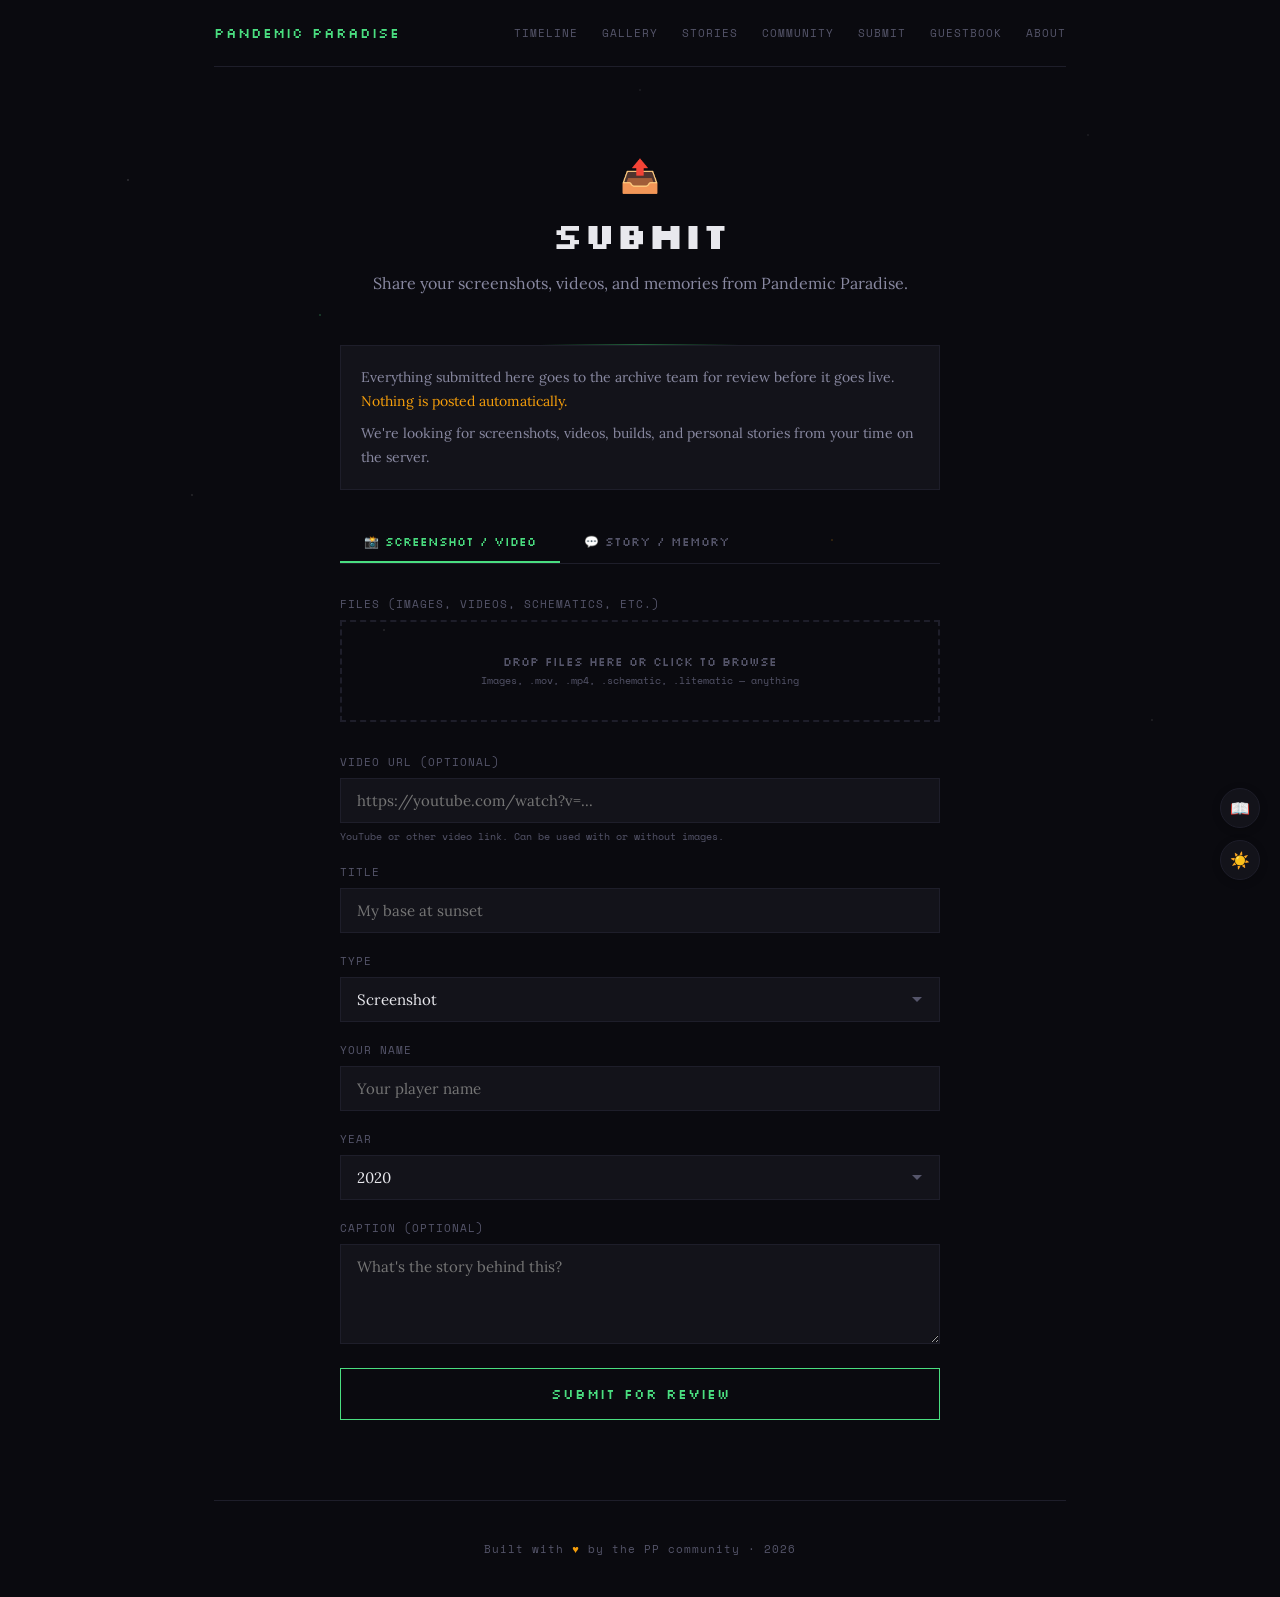
<file: submit.html>
<!DOCTYPE html>
<html lang="en">
<head>
<meta charset="UTF-8">
<meta name="viewport" content="width=device-width, initial-scale=1.0">
<title>Submit — Pandemic Paradise Archive</title>
<link href="https://fonts.googleapis.com/css2?family=Silkscreen:wght@400;700&family=Lora:ital,wght@0,400;0,600;1,400&family=Space+Mono&display=swap" rel="stylesheet">
<link rel="stylesheet" href="style.css">
<style>
  .submit-wrapper { max-width: 600px; margin: 0 auto; padding-bottom: 80px; }

  .submit-tabs { display: flex; gap: 0; margin-bottom: 32px; border-bottom: 1px solid var(--border); }
  .submit-tab { font-family: 'Silkscreen', monospace; font-size: 12px; padding: 12px 24px; color: var(--text-muted); background: none; border: none; border-bottom: 2px solid transparent; cursor: pointer; transition: all 0.3s ease; }
  .submit-tab:hover { color: var(--text-secondary); }
  .submit-tab.active { color: var(--green-primary); border-bottom-color: var(--green-primary); }
  .submit-panel { display: none; }
  .submit-panel.active { display: block; }

  .field { margin-bottom: 20px; }
  .field label { display: block; font-family: 'Space Mono', monospace; font-size: 11px; letter-spacing: 1px; text-transform: uppercase; color: var(--text-muted); margin-bottom: 8px; }
  .field input, .field select, .field textarea { width: 100%; padding: 12px 16px; background: var(--bg-card); border: 1px solid var(--border); color: var(--text-primary); font-family: 'Lora', Georgia, serif; font-size: 15px; outline: none; transition: border-color 0.3s ease; }
  .field input:focus, .field select:focus, .field textarea:focus { border-color: var(--green-dim); }
  .field select { cursor: pointer; appearance: none; background-image: url("data:image/svg+xml,%3Csvg xmlns='http://www.w3.org/2000/svg' width='12' height='12' viewBox='0 0 12 12'%3E%3Cpath fill='%2355556a' d='M6 8L1 3h10z'/%3E%3C/svg%3E"); background-repeat: no-repeat; background-position: right 16px center; }
  .field select option { background: var(--bg-deep); }
  .field textarea { resize: vertical; min-height: 100px; }
  .field .hint { font-family: 'Space Mono', monospace; font-size: 10px; color: var(--text-muted); margin-top: 6px; }

  .file-drop { border: 2px dashed var(--border); padding: 32px; text-align: center; cursor: pointer; transition: all 0.3s ease; position: relative; }
  .file-drop:hover, .file-drop.dragover { border-color: var(--green-dim); background: var(--green-glow); }
  .file-drop.has-file { border-color: var(--green-primary); border-style: solid; }
  .file-drop input[type="file"] { position: absolute; top:0;left:0;right:0;bottom:0; opacity:0; cursor:pointer; }
  .file-drop .drop-text { font-family: 'Silkscreen', monospace; font-size: 12px; color: var(--text-muted); margin-bottom: 4px; }
  .file-drop .drop-hint { font-family: 'Space Mono', monospace; font-size: 10px; color: var(--text-muted); }
  .preview-row { display: flex; gap: 8px; flex-wrap: wrap; margin-top: 12px; }
  .preview-thumb { width: 64px; height: 64px; object-fit: cover; border: 1px solid var(--border); }
  .preview-thumb-wrap { position: relative; display: inline-block; }
  .preview-remove { position: absolute; top: -6px; right: -6px; width: 18px; height: 18px; background: #f87171; border: none; border-radius: 50%; color: #fff; font-size: 10px; cursor: pointer; display: flex; align-items: center; justify-content: center; }

  .submit-btn { display: block; width: 100%; font-family: 'Silkscreen', monospace; font-size: 14px; letter-spacing: 1px; padding: 16px; background: transparent; border: 1px solid var(--green-primary); color: var(--green-primary); cursor: pointer; transition: all 0.3s ease; margin-top: 8px; }
  .submit-btn:hover:not(:disabled) { background: var(--green-glow); box-shadow: 0 0 20px var(--green-glow); }
  .submit-btn:disabled { opacity: 0.4; cursor: not-allowed; }

  .status { font-family: 'Space Mono', monospace; font-size: 12px; padding: 12px 16px; margin-top: 16px; display: none; }
  .status.success { display:block; color:var(--green-primary); background:var(--green-glow); border:1px solid var(--green-dim); }
  .status.error { display:block; color:#f87171; background:rgba(248,113,113,0.1); border:1px solid rgba(248,113,113,0.3); }
  .status.loading { display:block; color:var(--amber); background:var(--amber-dim); border:1px solid rgba(245,158,11,0.3); }

  .info-box { background: var(--bg-card); border: 1px solid var(--border); padding: 20px; margin-bottom: 32px; }
  .info-box p { font-size: 14px; color: var(--text-secondary); line-height: 1.7; }
  .info-box p + p { margin-top: 8px; }
  .info-box .highlight { color: var(--amber); }
</style>
</head>
<body>

<div class="container">

  <header class="site-header">
    <a href="index.html" class="logo">Pandemic Paradise</a>
    <nav class="site-nav">
      <a href="timeline.html">Timeline</a>
      <a href="gallery.html">Gallery</a>
      <a href="stories.html">Stories</a>
      <a href="community.html">Community</a>
      <a href="submit.html">Submit</a>
      <a href="guestbook.html">Guestbook</a>
      <a href="about.html">About</a>
    </nav>
  </header>

  <section class="page-header">
    <span class="icon">📤</span>
    <h1>Submit</h1>
    <p>Share your screenshots, videos, and memories from Pandemic Paradise.</p>
  </section>

  <div class="submit-wrapper">

    <div class="info-box">
      <p>Everything submitted here goes to the archive team for review before it goes live. <span class="highlight">Nothing is posted automatically.</span></p>
      <p>We're looking for screenshots, videos, builds, and personal stories from your time on the server.</p>
    </div>

    <div class="submit-tabs">
      <button class="submit-tab active" data-tab="gallery">📸 Screenshot / Video</button>
      <button class="submit-tab" data-tab="story">💬 Story / Memory</button>
    </div>

    <!-- GALLERY SUBMISSION -->
    <div class="submit-panel active" id="submit-gallery">
      <div class="field">
        <label>Files (images, videos, schematics, etc.)</label>
        <div class="file-drop" id="file-drop">
          <input type="file" id="file-input" multiple>
          <div class="drop-text">Drop files here or click to browse</div>
          <div class="drop-hint">Images, .mov, .mp4, .schematic, .litematic — anything</div>
        </div>
        <div class="preview-row" id="preview-row"></div>
      </div>
      <div class="field">
        <label>Video URL (optional)</label>
        <input type="text" id="sg-video" placeholder="https://youtube.com/watch?v=...">
        <div class="hint">YouTube or other video link. Can be used with or without images.</div>
      </div>
      <div class="field">
        <label>Title</label>
        <input type="text" id="sg-title" placeholder="My base at sunset">
      </div>
      <div class="field">
        <label>Type</label>
        <select id="sg-type">
          <option value="screenshot">Screenshot</option>
          <option value="build">Build</option>
          <option value="video">Video</option>
          <option value="meme">Meme</option>
          <option value="message">Message</option>
          <option value="rare">Rare</option>
          <option value="other">Other</option>
        </select>
      </div>
      <div class="field">
        <label>Your name</label>
        <input type="text" id="sg-credit" placeholder="Your player name">
      </div>
      <div class="field">
        <label>Year</label>
        <select id="sg-year">
          <option value="2020">2020</option><option value="2021">2021</option><option value="2022">2022</option><option value="2023">2023</option><option value="2024">2024</option><option value="2025">2025</option><option value="2026">2026</option>
        </select>
      </div>
      <div class="field">
        <label>Caption (optional)</label>
        <textarea id="sg-caption" placeholder="What's the story behind this?"></textarea>
      </div>
      <button class="submit-btn" id="sg-submit">Submit for Review</button>
      <div class="status" id="sg-status"></div>
    </div>

    <!-- STORY SUBMISSION -->
    <div class="submit-panel" id="submit-story">
      <div class="field">
        <label>Your name</label>
        <input type="text" id="ss-name" placeholder="Your player name">
      </div>
      <div class="field">
        <label>Your story / memory</label>
        <textarea id="ss-quote" placeholder="Share a memory from your time on Pandemic Paradise..." style="min-height:140px"></textarea>
      </div>
      <div class="field">
        <label>Year</label>
        <select id="ss-year">
          <option value="2020">2020</option><option value="2021">2021</option><option value="2022">2022</option><option value="2023">2023</option><option value="2024">2024</option><option value="2025">2025</option><option value="2026">2026</option>
        </select>
      </div>
      <div class="field">
        <label>Context (optional)</label>
        <input type="text" id="ss-context" placeholder="e.g. Player since 2020, joined at age 13">
      </div>
      <button class="submit-btn" id="ss-submit">Submit for Review</button>
      <div class="status" id="ss-status"></div>
    </div>

  </div>

  <footer>
    <p>Built with <span class="heart">♥</span> by the PP community · 2026</p>
  </footer>

</div>

<script>
  const API_URL = 'https://pandemicparadise.colbysthickey.workers.dev';
  let selectedFiles = [];

  // Tabs
  document.querySelectorAll('.submit-tab').forEach(tab => {
    tab.addEventListener('click', () => {
      document.querySelectorAll('.submit-tab').forEach(t => t.classList.remove('active'));
      document.querySelectorAll('.submit-panel').forEach(p => p.classList.remove('active'));
      tab.classList.add('active');
      document.getElementById(`submit-${tab.dataset.tab}`).classList.add('active');
    });
  });

  // File handling
  const fileDrop = document.getElementById('file-drop');
  const fileInput = document.getElementById('file-input');
  fileInput.addEventListener('change', () => addFiles(fileInput.files));
  fileDrop.addEventListener('dragover', (e) => { e.preventDefault(); fileDrop.classList.add('dragover'); });
  fileDrop.addEventListener('dragleave', () => fileDrop.classList.remove('dragover'));
  fileDrop.addEventListener('drop', (e) => { e.preventDefault(); fileDrop.classList.remove('dragover'); if (e.dataTransfer.files.length) addFiles(e.dataTransfer.files); });

  function addFiles(fileList) {
    const MAX_SIZE = 50 * 1024 * 1024;
    for (const file of fileList) {
      if (file.size > MAX_SIZE) { alert(`"${file.name}" exceeds 50 MB limit and was skipped.`); continue; }
      selectedFiles.push(file);
    }
    renderPreviews();
  }

  function renderPreviews() {
    const row = document.getElementById('preview-row');
    if (selectedFiles.length === 0) { row.innerHTML = ''; fileDrop.classList.remove('has-file'); fileDrop.querySelector('.drop-text').textContent = 'Drop files here or click to browse'; fileDrop.querySelector('.drop-hint').textContent = 'Images, .mov, .mp4, .schematic, .litematic — anything'; return; }
    fileDrop.classList.add('has-file');
    fileDrop.querySelector('.drop-text').textContent = `${selectedFiles.length} file${selectedFiles.length > 1 ? 's' : ''} selected`;
    fileDrop.querySelector('.drop-hint').textContent = 'Click to add more';
    row.innerHTML = '';
    selectedFiles.forEach((file, i) => {
      const wrap = document.createElement('div'); wrap.className = 'preview-thumb-wrap';
      if (file.type.startsWith('image/')) {
        const img = document.createElement('img'); img.className = 'preview-thumb'; img.src = URL.createObjectURL(file);
        wrap.appendChild(img);
      } else {
        const placeholder = document.createElement('div');
        placeholder.className = 'preview-thumb';
        placeholder.style.cssText = 'display:flex;align-items:center;justify-content:center;background:var(--bg-card-hover);font-size:9px;font-family:"Space Mono",monospace;color:var(--text-muted);text-align:center;padding:4px;word-break:break-all;line-height:1.2';
        placeholder.textContent = file.name.split('.').pop().toUpperCase();
        wrap.appendChild(placeholder);
      }
      const btn = document.createElement('button'); btn.className = 'preview-remove'; btn.textContent = '✕'; btn.onclick = () => { selectedFiles.splice(i, 1); renderPreviews(); };
      wrap.appendChild(btn); row.appendChild(wrap);
    });
  }

  // Gallery submission
  document.getElementById('sg-submit').addEventListener('click', async () => {
    const statusEl = document.getElementById('sg-status');
    const title = document.getElementById('sg-title').value.trim();
    const videoUrl = document.getElementById('sg-video').value.trim();
    if (!title) { showStatus(statusEl, 'Please enter a title.', 'error'); return; }
    if (selectedFiles.length === 0 && !videoUrl) { showStatus(statusEl, 'Please add at least one image or video.', 'error'); return; }

    document.getElementById('sg-submit').disabled = true;
    showStatus(statusEl, 'Submitting...', 'loading');

    const formData = new FormData();
    formData.append('submissionType', 'gallery');
    formData.append('title', title);
    formData.append('type', document.getElementById('sg-type').value);
    formData.append('credit', document.getElementById('sg-credit').value.trim() || 'Anonymous');
    formData.append('year', document.getElementById('sg-year').value);
    formData.append('caption', document.getElementById('sg-caption').value.trim());
    if (videoUrl) formData.append('videoUrl', videoUrl);
    selectedFiles.forEach(f => formData.append('files', f));

    try {
      const resp = await fetch(`${API_URL}/submit`, { method: 'POST', body: formData });
      const data = await resp.json();
      if (data.success) {
        showStatus(statusEl, 'Submitted! The archive team will review your submission.', 'success');
        document.getElementById('sg-title').value = ''; document.getElementById('sg-caption').value = '';
        document.getElementById('sg-credit').value = ''; document.getElementById('sg-video').value = '';
        selectedFiles = []; renderPreviews(); fileInput.value = '';
      } else { showStatus(statusEl, data.error || 'Submission failed.', 'error'); }
    } catch (e) { showStatus(statusEl, `Error: ${e.message}`, 'error'); }
    document.getElementById('sg-submit').disabled = false;
  });

  // Story submission
  document.getElementById('ss-submit').addEventListener('click', async () => {
    const statusEl = document.getElementById('ss-status');
    const name = document.getElementById('ss-name').value.trim();
    const quote = document.getElementById('ss-quote').value.trim();
    if (!name || !quote) { showStatus(statusEl, 'Please fill in your name and story.', 'error'); return; }

    document.getElementById('ss-submit').disabled = true;
    showStatus(statusEl, 'Submitting...', 'loading');

    const formData = new FormData();
    formData.append('submissionType', 'story');
    formData.append('credit', name);
    formData.append('quote', quote);
    formData.append('year', document.getElementById('ss-year').value);
    formData.append('context', document.getElementById('ss-context').value.trim());

    try {
      const resp = await fetch(`${API_URL}/submit`, { method: 'POST', body: formData });
      const data = await resp.json();
      if (data.success) {
        showStatus(statusEl, 'Submitted! The archive team will review your story.', 'success');
        document.getElementById('ss-name').value = ''; document.getElementById('ss-quote').value = '';
        document.getElementById('ss-context').value = '';
      } else { showStatus(statusEl, data.error || 'Submission failed.', 'error'); }
    } catch (e) { showStatus(statusEl, `Error: ${e.message}`, 'error'); }
    document.getElementById('ss-submit').disabled = false;
  });

  function showStatus(el, message, type) { el.textContent = message; el.className = `status ${type}`; }
</script>

<script src="theme.js"></script>
</body>
</html>
</file>
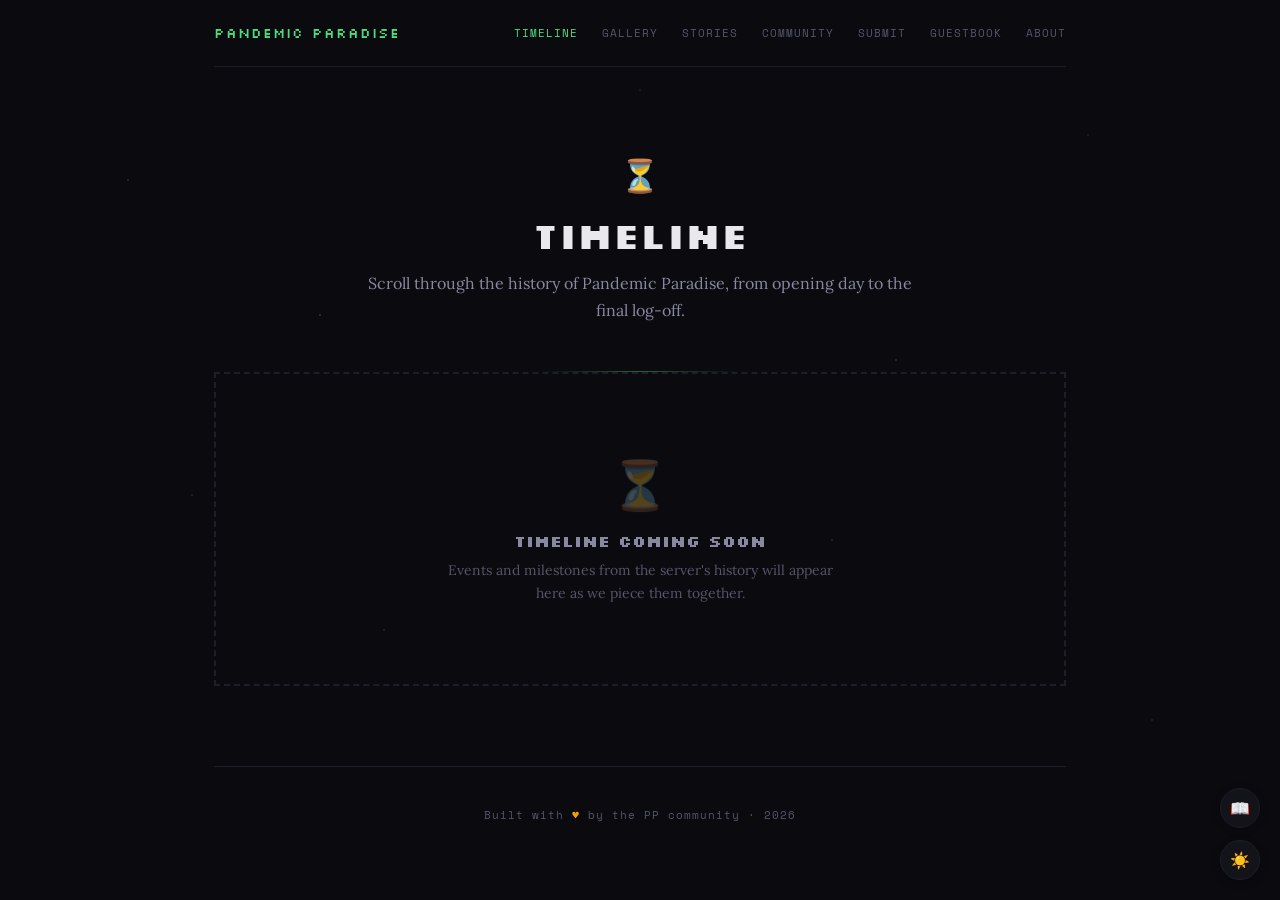
<file: timeline.html>
<!DOCTYPE html>
<html lang="en">
<head>
<meta charset="UTF-8">
<meta name="viewport" content="width=device-width, initial-scale=1.0">
<title>Timeline — Pandemic Paradise Archive</title>
<link href="https://fonts.googleapis.com/css2?family=Silkscreen:wght@400;700&family=Lora:ital,wght@0,400;0,600;1,400&family=Space+Mono&display=swap" rel="stylesheet">
<link rel="stylesheet" href="style.css">
<style>
  /* Era themes */
  :root {
    --era-default: var(--green-primary);
    --era-default-dim: var(--green-dim);
    --era-default-glow: var(--green-glow);
  }

  .timeline-wrapper { position: relative; margin: 0 -24px; padding: 0 24px; }

  .timeline-wrapper::before, .timeline-wrapper::after {
    content: ''; position: absolute; top: 0; bottom: 0; width: 60px; z-index: 5; pointer-events: none;
  }
  .timeline-wrapper::before { left: 0; background: linear-gradient(90deg, var(--bg-deep), transparent); }
  .timeline-wrapper::after { right: 0; background: linear-gradient(270deg, var(--bg-deep), transparent); }

  .scroll-hint {
    position: absolute; top: 50%; transform: translateY(-50%); width: 40px; height: 40px;
    background: var(--bg-card); border: 1px solid var(--border); color: var(--text-muted);
    font-size: 18px; display: flex; align-items: center; justify-content: center;
    cursor: pointer; z-index: 10; transition: all 0.3s ease; border-radius: 50%;
  }
  .scroll-hint:hover { border-color: var(--green-primary); color: var(--green-primary); box-shadow: 0 0 12px var(--green-glow); }
  .scroll-hint.left { left: 8px; }
  .scroll-hint.right { right: 8px; }
  .scroll-hint.hidden { opacity: 0; pointer-events: none; }

  .timeline-track {
    overflow-x: auto; overflow-y: hidden; cursor: grab; padding: 40px 60px 40px;
    -ms-overflow-style: none; scrollbar-width: none; user-select: none;
  }
  .timeline-track::-webkit-scrollbar { display: none; }
  .timeline-track:active { cursor: grabbing; }

  .timeline-content {
    display: flex; align-items: flex-start; position: relative; min-width: max-content; padding-bottom: 20px;
  }

  .timeline-line {
    position: absolute; top: 180px; left: 0; right: 0; height: 2px;
    background: linear-gradient(90deg, transparent, var(--green-dim) 60px, var(--green-dim) calc(100% - 60px), transparent);
  }

  /* Era separator */
  .era-marker {
    display: flex; flex-direction: column; align-items: center; flex-shrink: 0; padding: 0 20px; position: relative;
  }
  .era-marker .era-label-top {
    height: 160px; display: flex; flex-direction: column; align-items: center; justify-content: flex-end; padding-bottom: 12px;
  }
  .era-marker .era-name {
    font-family: 'Silkscreen', monospace; font-size: 11px; letter-spacing: 2px; text-transform: uppercase;
    writing-mode: horizontal-tb; text-align: center; max-width: 120px;
  }
  .era-marker .era-line-v { width: 1px; height: 20px; margin-top: 8px; }
  .era-marker .era-diamond {
    width: 16px; height: 16px; transform: rotate(45deg); border: 2px solid; position: relative; z-index: 2;
  }

  /* Era color themes */
  .era-theme-0 .era-name, .era-theme-0 .era-diamond { color: #4ade80; border-color: #4ade80; }
  .era-theme-0 .era-line-v { background: #22633b; }
  .era-theme-1 .era-name, .era-theme-1 .era-diamond { color: #f59e0b; border-color: #f59e0b; }
  .era-theme-1 .era-line-v { background: rgba(245,158,11,0.4); }
  .era-theme-2 .era-name, .era-theme-2 .era-diamond { color: #a78bfa; border-color: #a78bfa; }
  .era-theme-2 .era-line-v { background: rgba(167,139,250,0.4); }
  .era-theme-3 .era-name, .era-theme-3 .era-diamond { color: #60a5fa; border-color: #60a5fa; }
  .era-theme-3 .era-line-v { background: rgba(96,165,250,0.4); }
  .era-theme-4 .era-name, .era-theme-4 .era-diamond { color: #f472b6; border-color: #f472b6; }
  .era-theme-4 .era-line-v { background: rgba(244,114,182,0.4); }

  /* Year marker */
  .year-marker { display: flex; flex-direction: column; align-items: center; flex-shrink: 0; padding: 0 12px; }
  .year-marker .year-label {
    font-family: 'Silkscreen', monospace; font-size: 24px; color: var(--green-primary);
    height: 160px; display: flex; align-items: flex-end; padding-bottom: 12px;
  }
  .year-marker .year-dot {
    width: 14px; height: 14px; border-radius: 50%; background: var(--green-primary);
    box-shadow: 0 0 12px var(--green-glow); position: relative; z-index: 2;
  }

  /* Event card */
  .timeline-event {
    display: flex; flex-direction: column; align-items: center; flex-shrink: 0;
    width: 260px; padding: 0 8px; position: relative;
  }

  .timeline-event .card-container {
    min-height: 160px; display: flex; align-items: flex-end; padding-bottom: 12px;
  }
  .timeline-event.bottom .card-container {
    min-height: auto; align-items: flex-start; padding-bottom: 0; padding-top: 12px; order: 3;
  }

  .timeline-event .event-dot {
    width: 12px; height: 12px; border-radius: 50%; background: var(--bg-deep);
    border: 2px solid var(--green-dim); position: relative; z-index: 2;
    flex-shrink: 0; transition: all 0.3s ease; order: 2;
  }
  .timeline-event:hover .event-dot { border-color: var(--green-primary); box-shadow: 0 0 10px var(--green-glow); }
  .timeline-event[data-type="milestone"] .event-dot { border-color: var(--amber); }
  .timeline-event[data-type="milestone"]:hover .event-dot { box-shadow: 0 0 10px var(--amber-dim); }
  .timeline-event[data-type="era"] .event-dot { border-color: #a78bfa; }
  .timeline-event[data-type="update"] .event-dot { border-color: #60a5fa; }

  .timeline-event .stem { width: 1px; height: 16px; background: var(--border); flex-shrink: 0; order: 1; }
  .timeline-event.bottom .stem { order: 3; }
  .timeline-event.bottom .card-container { order: 4; }

  .event-card {
    background: var(--bg-card); border: 1px solid var(--border); width: 240px;
    transition: all 0.3s ease; cursor: pointer; overflow: hidden;
  }
  .timeline-event:hover .event-card {
    border-color: var(--green-dim); transform: translateY(-2px); box-shadow: 0 4px 16px rgba(0,0,0,0.3);
  }
  .timeline-event.bottom:hover .event-card { transform: translateY(2px); }

  .event-card .card-image {
    width: 100%; height: 100px; object-fit: cover; display: block;
    border-bottom: 1px solid var(--border);
  }

  .event-card .card-body { padding: 14px 16px; }

  .event-card .event-date {
    font-family: 'Space Mono', monospace; font-size: 10px; color: var(--text-muted);
    letter-spacing: 0.5px; margin-bottom: 4px;
  }

  .event-card .day-counter {
    font-family: 'Space Mono', monospace; font-size: 9px; color: var(--text-muted);
    opacity: 0.6; margin-bottom: 6px;
  }

  .type-badge {
    display: inline-block; font-family: 'Space Mono', monospace; font-size: 8px;
    letter-spacing: 1px; text-transform: uppercase; padding: 2px 6px; margin-bottom: 8px;
  }
  .type-badge[data-type="event"] { color: var(--green-primary); background: var(--green-glow); border: 1px solid var(--green-dim); }
  .type-badge[data-type="milestone"] { color: var(--amber); background: var(--amber-dim); border: 1px solid rgba(245,158,11,0.3); }
  .type-badge[data-type="update"] { color: #60a5fa; background: rgba(96,165,250,0.1); border: 1px solid rgba(96,165,250,0.3); }
  .type-badge[data-type="era"] { color: #a78bfa; background: rgba(167,139,250,0.1); border: 1px solid rgba(167,139,250,0.3); }

  .event-card h3 {
    font-family: 'Silkscreen', monospace; font-size: 11px; color: var(--text-primary);
    margin-bottom: 4px; line-height: 1.4;
  }

  .event-card .desc-preview {
    font-size: 11px; line-height: 1.4; color: var(--text-muted); font-style: italic;
    display: -webkit-box; -webkit-line-clamp: 2; -webkit-box-orient: vertical; overflow: hidden;
  }

  /* Scroll progress */
  .scroll-progress { margin: 0 24px 16px; height: 3px; background: var(--border); position: relative; overflow: hidden; }
  .scroll-progress .bar { height: 100%; background: linear-gradient(90deg, var(--green-primary), var(--amber)); width: 0%; transition: width 0.1s ease; }

  .scroll-hint-text {
    text-align: center; font-family: 'Space Mono', monospace; font-size: 10px;
    color: var(--text-muted); letter-spacing: 1px; margin-bottom: 24px;
  }

  /* Stats bar */
  .timeline-stats {
    display: flex; justify-content: center; gap: 40px; padding: 0 0 40px; flex-wrap: wrap;
  }
  .tl-stat { text-align: center; }
  .tl-stat .num { font-family: 'Silkscreen', monospace; font-size: 24px; color: var(--green-primary); display: block; margin-bottom: 2px; }
  .tl-stat .lbl { font-family: 'Space Mono', monospace; font-size: 10px; letter-spacing: 2px; text-transform: uppercase; color: var(--text-muted); }

  /* Expanded overlay */
  .card-overlay {
    position: fixed; top:0;left:0;right:0;bottom:0; background: rgba(0,0,0,0.88);
    display: flex; align-items: center; justify-content: center; z-index: 1000; padding: 24px; cursor: pointer;
  }
  .card-expanded {
    background: var(--bg-card); border: 1px solid var(--green-dim); max-width: 560px;
    width: 100%; cursor: default; overflow: hidden;
  }
  .card-expanded .expanded-image { width: 100%; max-height: 300px; object-fit: cover; display: block; border-bottom: 1px solid var(--border); }
  .card-expanded .expanded-body { padding: 28px 32px; }
  .card-expanded .event-date { font-family: 'Space Mono', monospace; font-size: 12px; color: var(--text-muted); margin-bottom: 4px; }
  .card-expanded .day-counter { font-family: 'Space Mono', monospace; font-size: 10px; color: var(--text-muted); opacity: 0.6; margin-bottom: 12px; }
  .card-expanded h3 { font-family: 'Silkscreen', monospace; font-size: 18px; color: var(--text-primary); margin-bottom: 16px; line-height: 1.3; }
  .card-expanded p { font-size: 15px; line-height: 1.8; color: var(--text-secondary); }
  .card-expanded .no-desc { font-size: 14px; color: var(--text-muted); font-style: italic; }

  /* Empty */
  .timeline-empty {
    text-align: center; padding: 80px 24px; border: 2px dashed var(--border); margin: 0 0 80px;
  }
  .timeline-empty .icon { font-size: 48px; margin-bottom: 16px; opacity: 0.3; }
  .timeline-empty h3 { font-family: 'Silkscreen', monospace; font-size: 16px; color: var(--text-secondary); margin-bottom: 8px; }
  .timeline-empty p { font-size: 14px; color: var(--text-muted); max-width: 400px; margin: 0 auto; line-height: 1.6; }

  @media (max-width: 600px) {
    .timeline-event { width: 220px; }
    .event-card { width: 200px; }
    .scroll-hint { width: 32px; height: 32px; font-size: 14px; }
    .event-card .card-image { height: 80px; }
  }
</style>
</head>
<body>
<div class="container">
  <header class="site-header">
    <a href="index.html" class="logo">Pandemic Paradise</a>
    <nav class="site-nav">
      <a href="timeline.html" class="active">Timeline</a>
      <a href="gallery.html">Gallery</a>
      <a href="stories.html">Stories</a>
      <a href="community.html">Community</a>
      <a href="submit.html">Submit</a>
      <a href="guestbook.html">Guestbook</a>
      <a href="about.html">About</a>
    </nav>
  </header>
  <section class="page-header">
    <span class="icon">⏳</span>
    <h1>Timeline</h1>
    <p>Scroll through the history of Pandemic Paradise, from opening day to the final log-off.</p>
  </section>
</div>
<div id="timeline-container"></div>
<div class="container">
  <footer><p>Built with <span class="heart">♥</span> by the PP community · 2026</p></footer>
</div>

<script>
const API_URL = 'https://pandemicparadise.colbysthickey.workers.dev';
const SERVER_START = new Date('2020-04-05T00:00:00');
const ERA_COLORS = ['era-theme-0','era-theme-1','era-theme-2','era-theme-3','era-theme-4'];

function getDayNumber(dateStr) {
  if (!dateStr) return null;
  const d = new Date(dateStr + 'T00:00:00');
  const diff = d - SERVER_START;
  return Math.floor(diff / (1000 * 60 * 60 * 24)) + 1;
}

function formatDate(dateStr) {
  if (!dateStr) return '';
  const d = new Date(dateStr + 'T00:00:00');
  return d.toLocaleDateString('en-US', { month: 'short', day: 'numeric' });
}

function formatDateLong(dateStr) {
  if (!dateStr) return '';
  const d = new Date(dateStr + 'T00:00:00');
  return d.toLocaleDateString('en-US', { month: 'long', day: 'numeric', year: 'numeric' });
}

async function loadTimeline() {
  const container = document.getElementById('timeline-container');
  let items = [];
  try { const resp = await fetch(`${API_URL}/timeline`); items = await resp.json(); } catch (e) { items = []; }

  if (items.length === 0) {
    container.innerHTML = `<div class="container"><div class="timeline-empty"><div class="icon">⏳</div><h3>Timeline coming soon</h3><p>Events and milestones from the server's history will appear here as we piece them together.</p></div></div>`;
    return;
  }

  // Track eras and assign colors
  const eraMap = {};
  let eraIndex = 0;
  items.forEach(item => {
    if (item.era && !eraMap[item.era]) { eraMap[item.era] = ERA_COLORS[eraIndex % ERA_COLORS.length]; eraIndex++; }
  });

  // Build HTML
  let contentHTML = '';
  let currentYear = null;
  let currentEra = null;
  let alternating = false;

  // Stats
  const totalEvents = items.length;
  const firstDate = items.find(i => i.date)?.date;
  const lastDate = [...items].reverse().find(i => i.date)?.date;
  const totalDays = firstDate && lastDate ? Math.floor((new Date(lastDate) - new Date(firstDate)) / (1000*60*60*24)) : 0;

  items.forEach((item, i) => {
    const itemYear = item.date ? new Date(item.date + 'T00:00:00').getFullYear() : null;
    const itemEra = item.era || null;

    // Era marker
    if (itemEra && itemEra !== currentEra) {
      currentEra = itemEra;
      const theme = eraMap[itemEra] || 'era-theme-0';
      contentHTML += `<div class="era-marker ${theme}"><div class="era-label-top"><div class="era-name">${itemEra}</div><div class="era-line-v"></div></div><div class="era-diamond"></div></div>`;
    }

    // Year marker
    if (itemYear && itemYear !== currentYear) {
      currentYear = itemYear;
      contentHTML += `<div class="year-marker"><div class="year-label">${currentYear}</div><div class="year-dot"></div></div>`;
    }

    const dateStr = formatDate(item.date);
    const dayNum = getDayNumber(item.date);
    const position = alternating ? 'bottom' : 'top';
    alternating = !alternating;

    contentHTML += `
      <div class="timeline-event ${position}" data-type="${item.type || 'event'}" data-index="${i}">
        <div class="card-container">
          <div class="event-card" onclick="expandCard(${i})">
            ${item.image ? `<img class="card-image" src="${item.image}" alt="${item.title}" onerror="this.remove()">` : ''}
            <div class="card-body">
              ${dateStr ? `<div class="event-date">${dateStr}</div>` : ''}
              ${dayNum !== null ? `<div class="day-counter">Day ${dayNum}</div>` : ''}
              <span class="type-badge" data-type="${item.type || 'event'}">${item.type || 'event'}</span>
              <h3>${item.title}</h3>
              ${item.description ? `<div class="desc-preview">${item.description}</div>` : ''}
            </div>
          </div>
        </div>
        <div class="stem"></div>
        <div class="event-dot"></div>
      </div>
    `;
  });

  container.innerHTML = `
    <div class="container">
      <div class="timeline-stats">
        <div class="tl-stat"><span class="num">${totalEvents}</span><span class="lbl">Events</span></div>
        <div class="tl-stat"><span class="num">${totalDays}</span><span class="lbl">Days</span></div>
        <div class="tl-stat"><span class="num">${Object.keys(eraMap).length || '—'}</span><span class="lbl">Eras</span></div>
      </div>
    </div>
    <div class="timeline-wrapper">
      <button class="scroll-hint left" id="scroll-left" onclick="scrollTimeline(-400)">←</button>
      <button class="scroll-hint right" id="scroll-right" onclick="scrollTimeline(400)">→</button>
      <div class="timeline-track" id="timeline-track">
        <div class="timeline-content">
          <div class="timeline-line"></div>
          ${contentHTML}
        </div>
      </div>
    </div>
    <div class="scroll-progress"><div class="bar" id="progress-bar"></div></div>
    <div class="scroll-hint-text">SCROLL OR DRAG TO EXPLORE · CLICK A CARD FOR DETAILS</div>
  `;

  window._timelineItems = items;
  setupScrolling();
}

function setupScrolling() {
  const track = document.getElementById('timeline-track');
  const progressBar = document.getElementById('progress-bar');
  let isDragging = false, startX, scrollLeft;

  track.addEventListener('mousedown', (e) => { isDragging = true; track.style.cursor = 'grabbing'; startX = e.pageX - track.offsetLeft; scrollLeft = track.scrollLeft; });
  track.addEventListener('mouseleave', () => { isDragging = false; track.style.cursor = 'grab'; });
  track.addEventListener('mouseup', () => { isDragging = false; track.style.cursor = 'grab'; });
  track.addEventListener('mousemove', (e) => { if (!isDragging) return; e.preventDefault(); const x = e.pageX - track.offsetLeft; track.scrollLeft = scrollLeft - (x - startX) * 1.5; });

  track.addEventListener('scroll', () => {
    const maxScroll = track.scrollWidth - track.clientWidth;
    progressBar.style.width = `${maxScroll > 0 ? (track.scrollLeft / maxScroll) * 100 : 0}%`;
    updateArrows();
  });

  document.addEventListener('keydown', (e) => { if (e.key === 'ArrowRight') scrollTimeline(300); if (e.key === 'ArrowLeft') scrollTimeline(-300); });
  updateArrows();
}

function scrollTimeline(amount) { document.getElementById('timeline-track').scrollBy({ left: amount, behavior: 'smooth' }); }

function updateArrows() {
  const track = document.getElementById('timeline-track');
  const left = document.getElementById('scroll-left');
  const right = document.getElementById('scroll-right');
  if (!track || !left || !right) return;
  left.classList.toggle('hidden', track.scrollLeft <= 10);
  right.classList.toggle('hidden', track.scrollLeft >= track.scrollWidth - track.clientWidth - 10);
}

window.expandCard = function(index) {
  const item = window._timelineItems[index];
  if (!item) return;

  const dateLong = formatDateLong(item.date);
  const dayNum = getDayNumber(item.date);

  const overlay = document.createElement('div');
  overlay.className = 'card-overlay';
  overlay.innerHTML = `
    <div class="card-expanded">
      ${item.image ? `<img class="expanded-image" src="${item.image}" alt="${item.title}" onerror="this.remove()">` : ''}
      <div class="expanded-body">
        ${dateLong ? `<div class="event-date">${dateLong}</div>` : ''}
        ${dayNum !== null ? `<div class="day-counter">Day ${dayNum} of Pandemic Paradise</div>` : ''}
        <span class="type-badge" data-type="${item.type || 'event'}" style="display:inline-block;margin-bottom:12px">${item.type || 'event'}</span>
        ${item.era ? `<span class="type-badge" data-type="era" style="display:inline-block;margin-bottom:12px;margin-left:4px">${item.era}</span>` : ''}
        <h3>${item.title}</h3>
        ${item.description ? `<p>${item.description}</p>` : '<p class="no-desc">No description added yet.</p>'}
      </div>
    </div>
  `;
  overlay.addEventListener('click', (e) => { if (e.target === overlay) overlay.remove(); });
  document.addEventListener('keydown', function esc(e) { if (e.key === 'Escape') { overlay.remove(); document.removeEventListener('keydown', esc); } });
  document.body.appendChild(overlay);
};

loadTimeline();
</script>
<script src="theme.js"></script>
</body>
</html>
</file>
<file: style.css>
/* ==============================
   Pandemic Paradise Archive
   Shared Styles
   ============================== */

:root {
  --bg-deep: #0a0a0f;
  --bg-card: #13131a;
  --bg-card-hover: #1a1a24;
  --green-primary: #4ade80;
  --green-dim: #22633b;
  --green-glow: rgba(74, 222, 128, 0.15);
  --amber: #f59e0b;
  --amber-dim: rgba(245, 158, 11, 0.2);
  --text-primary: #e8e8ed;
  --text-secondary: #8888a0;
  --text-muted: #55556a;
  --border: #1e1e2a;
}

[data-theme="light"] {
  --bg-deep: #f5f3ef;
  --bg-card: #ffffff;
  --bg-card-hover: #f0ede8;
  --green-primary: #16a34a;
  --green-dim: #86efac;
  --green-glow: rgba(22, 163, 74, 0.1);
  --amber: #d97706;
  --amber-dim: rgba(217, 119, 6, 0.1);
  --text-primary: #1a1a1a;
  --text-secondary: #555555;
  --text-muted: #999999;
  --border: #e0ddd8;
}

/* Theme toggle button */
.theme-toggle {
  position: fixed;
  bottom: 20px;
  right: 20px;
  width: 40px;
  height: 40px;
  background: var(--bg-card);
  border: 1px solid var(--border);
  border-radius: 50%;
  display: flex;
  align-items: center;
  justify-content: center;
  cursor: pointer;
  z-index: 100;
  font-size: 16px;
  transition: all 0.3s ease;
  box-shadow: 0 2px 8px rgba(0,0,0,0.2);
}

.theme-toggle:hover {
  border-color: var(--green-primary);
  box-shadow: 0 2px 12px rgba(0,0,0,0.3);
}

/* Hide starfield in light mode */
[data-theme="light"] body::before {
  display: none;
}

* { margin: 0; padding: 0; box-sizing: border-box; }

body {
  background: var(--bg-deep);
  color: var(--text-primary);
  font-family: 'Lora', Georgia, serif;
  min-height: 100vh;
  overflow-x: hidden;
}

/* Starfield background */
body::before {
  content: '';
  position: fixed;
  top: 0; left: 0; right: 0; bottom: 0;
  background:
    radial-gradient(1px 1px at 10% 20%, rgba(255,255,255,0.4), transparent),
    radial-gradient(1px 1px at 30% 70%, rgba(255,255,255,0.3), transparent),
    radial-gradient(1px 1px at 50% 10%, rgba(255,255,255,0.2), transparent),
    radial-gradient(1px 1px at 70% 40%, rgba(255,255,255,0.35), transparent),
    radial-gradient(1px 1px at 90% 80%, rgba(255,255,255,0.25), transparent),
    radial-gradient(1px 1px at 15% 55%, rgba(255,255,255,0.3), transparent),
    radial-gradient(1px 1px at 85% 15%, rgba(255,255,255,0.2), transparent),
    radial-gradient(1px 1px at 45% 90%, rgba(255,255,255,0.15), transparent),
    radial-gradient(1.5px 1.5px at 25% 35%, rgba(74, 222, 128, 0.4), transparent),
    radial-gradient(1.5px 1.5px at 65% 60%, rgba(245, 158, 11, 0.3), transparent);
  pointer-events: none;
  z-index: 0;
}

.container {
  max-width: 900px;
  margin: 0 auto;
  padding: 0 24px;
  position: relative;
  z-index: 1;
}

.container--wide {
  max-width: 1100px;
}

/* ==============================
   Site Header / Nav Bar
   ============================== */

.site-header {
  display: flex;
  align-items: center;
  justify-content: space-between;
  padding: 24px 0;
  border-bottom: 1px solid var(--border);
  margin-bottom: 48px;
  flex-wrap: wrap;
  gap: 12px;
}

.site-header .logo {
  font-family: 'Silkscreen', monospace;
  font-size: 14px;
  color: var(--green-primary);
  text-decoration: none;
  letter-spacing: 1px;
}

.site-header .logo:hover {
  text-shadow: 0 0 8px var(--green-glow);
}

.site-nav {
  display: flex;
  gap: 24px;
  flex-wrap: wrap;
}

.site-nav a {
  font-family: 'Space Mono', monospace;
  font-size: 11px;
  letter-spacing: 1px;
  text-transform: uppercase;
  color: var(--text-muted);
  text-decoration: none;
  transition: color 0.3s ease;
}

.site-nav a:hover,
.site-nav a.active {
  color: var(--text-primary);
}

.site-nav a.active {
  color: var(--green-primary);
}

/* ==============================
   Page Header
   ============================== */

.page-header {
  text-align: center;
  padding: 40px 0 48px;
  position: relative;
}

.page-header::after {
  content: '';
  position: absolute;
  bottom: 0;
  left: 50%;
  transform: translateX(-50%);
  width: 200px;
  height: 1px;
  background: linear-gradient(90deg, transparent, var(--green-dim), transparent);
}

.page-header .icon {
  font-size: 32px;
  margin-bottom: 16px;
  display: block;
}

.page-header h1 {
  font-family: 'Silkscreen', monospace;
  font-size: clamp(24px, 5vw, 36px);
  font-weight: 700;
  margin-bottom: 12px;
  color: var(--text-primary);
}

.page-header p {
  font-size: 16px;
  line-height: 1.7;
  color: var(--text-secondary);
  max-width: 550px;
  margin: 0 auto;
}

/* ==============================
   Hero (Landing Page)
   ============================== */

.hero {
  text-align: center;
  padding: 100px 0 80px;
  position: relative;
}

.hero::after {
  content: '';
  position: absolute;
  bottom: 0;
  left: 50%;
  transform: translateX(-50%);
  width: 200px;
  height: 1px;
  background: linear-gradient(90deg, transparent, var(--green-dim), transparent);
}

.server-badge {
  display: inline-block;
  font-family: 'Silkscreen', monospace;
  font-size: 11px;
  letter-spacing: 3px;
  text-transform: uppercase;
  color: var(--green-primary);
  background: var(--green-glow);
  border: 1px solid var(--green-dim);
  padding: 6px 18px;
  margin-bottom: 32px;
  animation: fadeInDown 0.8s ease-out;
}

.hero h1 {
  font-family: 'Silkscreen', monospace;
  font-size: clamp(36px, 7vw, 64px);
  font-weight: 700;
  line-height: 1.1;
  margin-bottom: 8px;
  background: linear-gradient(180deg, #ffffff 0%, var(--green-primary) 100%);
  -webkit-background-clip: text;
  -webkit-text-fill-color: transparent;
  background-clip: text;
  animation: fadeInUp 0.8s ease-out;
}

.hero .subtitle {
  font-family: 'Silkscreen', monospace;
  font-size: clamp(14px, 2.5vw, 18px);
  color: var(--text-muted);
  letter-spacing: 2px;
  margin-bottom: 40px;
  animation: fadeInUp 0.8s ease-out 0.15s both;
}

.hero .description {
  font-size: 18px;
  line-height: 1.8;
  color: var(--text-secondary);
  max-width: 600px;
  margin: 0 auto;
  animation: fadeInUp 0.8s ease-out 0.3s both;
}

.hero .description em {
  color: var(--text-primary);
  font-style: italic;
}

.years {
  display: flex;
  align-items: center;
  justify-content: center;
  gap: 16px;
  margin: 48px 0 0;
  animation: fadeInUp 0.8s ease-out 0.45s both;
}

.years .year {
  font-family: 'Space Mono', monospace;
  font-size: 14px;
  color: var(--text-muted);
}

.years .line {
  flex: 0 0 120px;
  height: 1px;
  background: linear-gradient(90deg, var(--green-dim), var(--amber), var(--green-dim));
  position: relative;
}

.years .dot {
  width: 6px;
  height: 6px;
  border-radius: 50%;
  background: var(--green-primary);
  box-shadow: 0 0 8px var(--green-primary);
  animation: pulse 2s ease-in-out infinite;
}

/* ==============================
   Nav Cards (Landing Page)
   ============================== */

.nav-section {
  padding: 60px 0 40px;
}

.nav-section h2,
.section-label {
  font-family: 'Silkscreen', monospace;
  font-size: 11px;
  letter-spacing: 4px;
  text-transform: uppercase;
  color: var(--text-muted);
  margin-bottom: 24px;
  text-align: center;
}

.nav-grid {
  display: grid;
  grid-template-columns: repeat(auto-fit, minmax(250px, 1fr));
  gap: 12px;
}

.nav-card {
  background: var(--bg-card);
  border: 1px solid var(--border);
  padding: 24px;
  cursor: pointer;
  transition: all 0.3s ease;
  position: relative;
  overflow: hidden;
  text-decoration: none;
  color: inherit;
}

.nav-card::before {
  content: '';
  position: absolute;
  top: 0;
  left: 0;
  width: 3px;
  height: 100%;
  background: var(--green-primary);
  opacity: 0;
  transition: opacity 0.3s ease;
}

.nav-card:hover {
  background: var(--bg-card-hover);
  border-color: var(--green-dim);
  transform: translateY(-2px);
}

.nav-card:hover::before {
  opacity: 1;
}

.nav-card .icon {
  font-size: 22px;
  margin-bottom: 12px;
  display: block;
}

.nav-card h3 {
  font-family: 'Silkscreen', monospace;
  font-size: 14px;
  margin-bottom: 8px;
  color: var(--text-primary);
}

.nav-card p {
  font-size: 14px;
  line-height: 1.5;
  color: var(--text-secondary);
}

/* ==============================
   Stats
   ============================== */

.stats {
  display: flex;
  justify-content: center;
  gap: 48px;
  padding: 48px 0;
  border-top: 1px solid var(--border);
  border-bottom: 1px solid var(--border);
  margin: 40px 0;
  flex-wrap: wrap;
}

.stat {
  text-align: center;
}

.stat .number {
  font-family: 'Silkscreen', monospace;
  font-size: 32px;
  color: var(--green-primary);
  display: block;
  margin-bottom: 4px;
}

.stat .label {
  font-family: 'Space Mono', monospace;
  font-size: 11px;
  letter-spacing: 2px;
  text-transform: uppercase;
  color: var(--text-muted);
}

/* ==============================
   Stories Preview
   ============================== */

.stories-preview {
  padding: 48px 0 80px;
}

.stories-preview h2 {
  font-family: 'Silkscreen', monospace;
  font-size: 11px;
  letter-spacing: 4px;
  text-transform: uppercase;
  color: var(--text-muted);
  margin-bottom: 32px;
  text-align: center;
}

.story-card {
  background: var(--bg-card);
  border: 1px solid var(--border);
  padding: 32px;
  margin-bottom: 16px;
  position: relative;
}

.story-card::before {
  content: '\201C';
  font-family: 'Lora', serif;
  font-size: 64px;
  color: var(--green-dim);
  position: absolute;
  top: 12px;
  left: 20px;
  line-height: 1;
}

.story-card blockquote {
  font-size: 16px;
  line-height: 1.8;
  color: var(--text-secondary);
  font-style: italic;
  padding-left: 32px;
}

.story-card .attribution {
  font-family: 'Space Mono', monospace;
  font-size: 12px;
  color: var(--text-muted);
  margin-top: 16px;
  padding-left: 32px;
}

.story-card .attribution span {
  color: var(--amber);
}

/* ==============================
   CTA
   ============================== */

.cta {
  text-align: center;
  padding: 60px 0 100px;
  border-top: 1px solid var(--border);
}

.cta h2 {
  font-family: 'Silkscreen', monospace;
  font-size: 20px;
  margin-bottom: 16px;
  color: var(--text-primary);
}

.cta p {
  font-size: 16px;
  color: var(--text-secondary);
  max-width: 500px;
  margin: 0 auto 32px;
  line-height: 1.7;
}

.cta-button {
  display: inline-block;
  font-family: 'Silkscreen', monospace;
  font-size: 13px;
  letter-spacing: 1px;
  padding: 14px 36px;
  background: transparent;
  border: 1px solid var(--green-primary);
  color: var(--green-primary);
  cursor: pointer;
  transition: all 0.3s ease;
  text-decoration: none;
}

.cta-button:hover {
  background: var(--green-glow);
  box-shadow: 0 0 20px var(--green-glow);
}

/* ==============================
   Gallery
   ============================== */

.gallery-filters {
  display: flex;
  justify-content: center;
  gap: 8px;
  padding: 32px 0;
  flex-wrap: wrap;
}

.filter-btn {
  font-family: 'Space Mono', monospace;
  font-size: 11px;
  letter-spacing: 1px;
  text-transform: uppercase;
  padding: 8px 20px;
  background: transparent;
  border: 1px solid var(--border);
  color: var(--text-muted);
  cursor: pointer;
  transition: all 0.3s ease;
}

.filter-btn:hover {
  border-color: var(--green-dim);
  color: var(--text-secondary);
}

.filter-btn.active {
  border-color: var(--green-primary);
  color: var(--green-primary);
  background: var(--green-glow);
}

.gallery-grid {
  display: grid;
  grid-template-columns: repeat(auto-fill, minmax(280px, 1fr));
  gap: 16px;
  padding: 16px 0 80px;
}

.gallery-item {
  background: var(--bg-card);
  border: 1px solid var(--border);
  overflow: hidden;
  transition: all 0.3s ease;
  cursor: pointer;
}

.gallery-item:hover {
  border-color: var(--green-dim);
  transform: translateY(-3px);
  box-shadow: 0 8px 24px rgba(0,0,0,0.3);
}

.gallery-item .thumb {
  width: 100%;
  aspect-ratio: 16 / 9;
  background: var(--bg-card-hover);
  display: flex;
  align-items: center;
  justify-content: center;
  overflow: hidden;
  position: relative;
}

.gallery-item .thumb img {
  width: 100%;
  height: 100%;
  object-fit: cover;
}

.gallery-item .thumb .placeholder {
  font-size: 32px;
  opacity: 0.3;
}

.gallery-item .thumb .tag,
.gallery-item .video-thumb .tag {
  position: absolute;
  top: 8px;
  right: 8px;
  font-family: 'Space Mono', monospace;
  font-size: 9px;
  letter-spacing: 1px;
  text-transform: uppercase;
  padding: 3px 8px;
  background: rgba(0,0,0,0.6);
  color: var(--amber);
  border: 1px solid rgba(245, 158, 11, 0.3);
}

.gallery-item .info {
  padding: 16px;
}

.gallery-item .info h3 {
  font-family: 'Silkscreen', monospace;
  font-size: 12px;
  color: var(--text-primary);
  margin-bottom: 6px;
}

.gallery-item .info p {
  font-size: 13px;
  color: var(--text-muted);
  line-height: 1.4;
}

.gallery-item .info .meta {
  font-family: 'Space Mono', monospace;
  font-size: 10px;
  color: var(--text-muted);
  margin-top: 8px;
  letter-spacing: 0.5px;
}

.gallery-empty {
  grid-column: 1 / -1;
  text-align: center;
  padding: 80px 24px;
  border: 2px dashed var(--border);
}

.gallery-empty .icon {
  font-size: 48px;
  margin-bottom: 16px;
  opacity: 0.3;
}

.gallery-empty h3 {
  font-family: 'Silkscreen', monospace;
  font-size: 16px;
  color: var(--text-secondary);
  margin-bottom: 8px;
}

.gallery-empty p {
  font-size: 14px;
  color: var(--text-muted);
  max-width: 400px;
  margin: 0 auto;
  line-height: 1.6;
}

/* ==============================
   Footer
   ============================== */

footer {
  text-align: center;
  padding: 40px 0;
  border-top: 1px solid var(--border);
}

footer p {
  font-family: 'Space Mono', monospace;
  font-size: 11px;
  color: var(--text-muted);
  letter-spacing: 1px;
}

footer .heart {
  color: var(--amber);
}

/* ==============================
   Animations
   ============================== */

@keyframes fadeInUp {
  from { opacity: 0; transform: translateY(20px); }
  to { opacity: 1; transform: translateY(0); }
}

@keyframes fadeInDown {
  from { opacity: 0; transform: translateY(-10px); }
  to { opacity: 1; transform: translateY(0); }
}

@keyframes pulse {
  0%, 100% { opacity: 1; }
  50% { opacity: 0.4; }
}

/* ==============================
   Responsive
   ============================== */

@media (max-width: 600px) {
  .hero { padding: 60px 0 50px; }
  .stats { gap: 32px; }
  .nav-grid { grid-template-columns: 1fr; }
  .story-card { padding: 24px; }
  .gallery-grid { grid-template-columns: 1fr; }
  .site-header { justify-content: center; text-align: center; }
  .site-nav { justify-content: center; }
}

/* ==============================
   Light Mode Overrides
   ============================== */

[data-theme="light"] .hero h1 {
  background: linear-gradient(180deg, #1a1a1a 0%, var(--green-primary) 100%);
  -webkit-background-clip: text;
  background-clip: text;
}

[data-theme="light"] .nav-card:hover,
[data-theme="light"] .gallery-item:hover,
[data-theme="light"] .member-card:hover,
[data-theme="light"] .story:hover {
  box-shadow: 0 4px 16px rgba(0,0,0,0.08);
}

[data-theme="light"] .server-badge {
  background: rgba(22, 163, 74, 0.08);
}

[data-theme="light"] .years .dot {
  box-shadow: 0 0 8px rgba(22, 163, 74, 0.4);
}

[data-theme="light"] .gallery-item .thumb .tag,
[data-theme="light"] .gallery-item .video-thumb .tag {
  background: rgba(255,255,255,0.85);
}

[data-theme="light"] .story-card::before,
[data-theme="light"] .story::before {
  color: #86efac;
}
</file>
